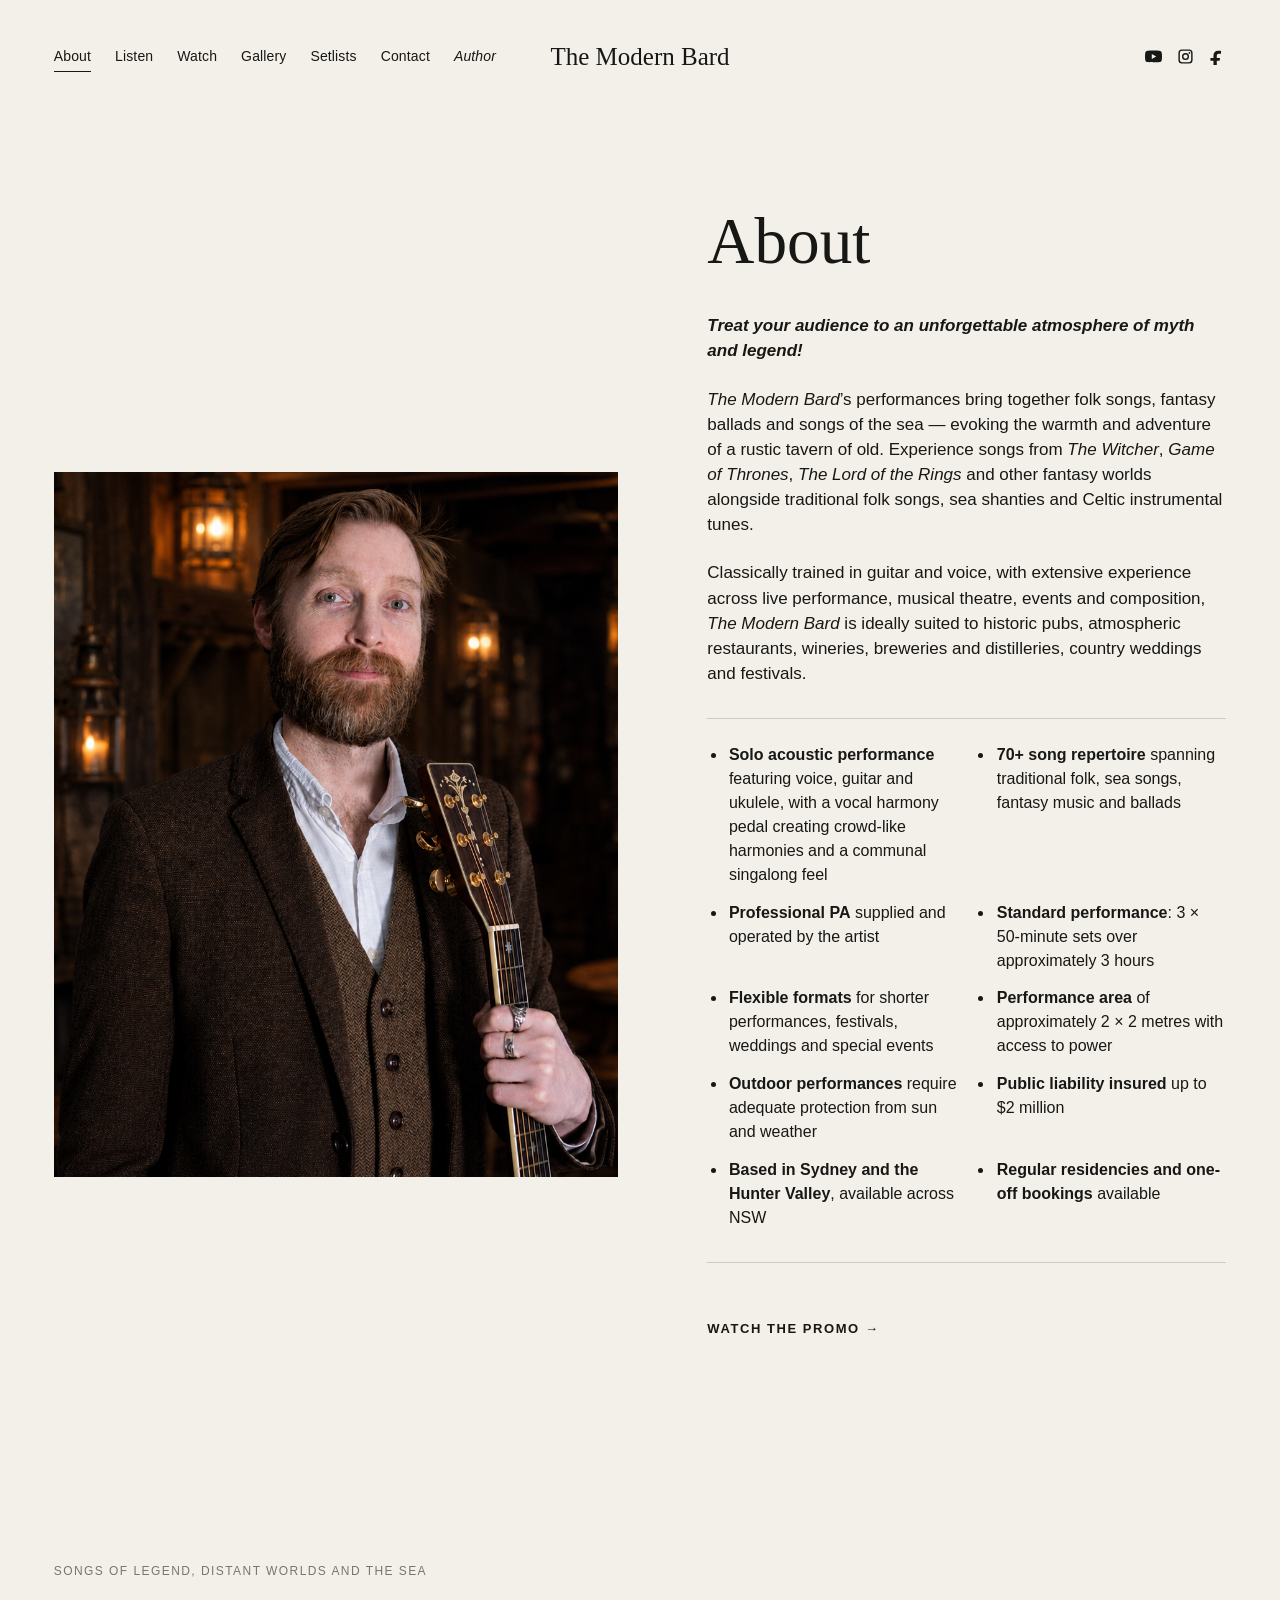
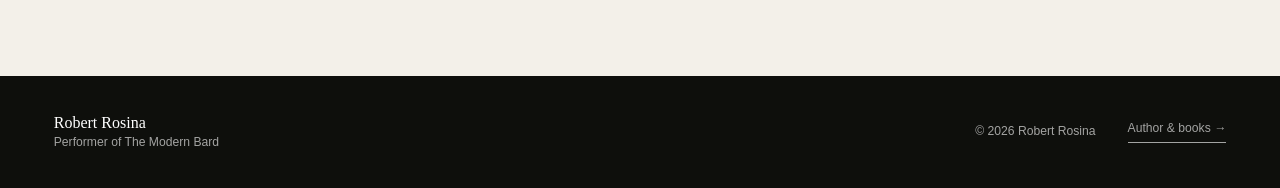
<file: about.html>
<!DOCTYPE html>

<html lang="en"><head><meta charset="utf-8"/><meta content="width=device-width, initial-scale=1" name="viewport"/><title>About — The Modern Bard</title><meta content="The Modern Bard performs folk songs, fantasy ballads, sea shanties and Celtic instrumentals, including songs from The Witcher, Game of Thrones and The Lord of the Rings." name="description"/><link href="assets/images/favicon.ico" rel="icon" sizes="any"/><link href="assets/images/favicon-32x32.png" rel="icon" sizes="32x32" type="image/png"/><link href="assets/images/favicon-16x16.png" rel="icon" sizes="16x16" type="image/png"/><link href="assets/images/favicon-192.png" rel="apple-touch-icon" sizes="192x192"/><link href="assets/css/site-v3.css" rel="stylesheet"/><style>
.about-details-list{
  display:grid;
  grid-template-columns:repeat(2,minmax(0,1fr));
  gap:.85rem 2.25rem;
  margin:2rem 0 0;
  padding:1.5rem 0 2rem 1.2rem;
  border-top:1px solid rgba(0,0,0,.16);
  border-bottom:1px solid rgba(0,0,0,.16);
}
.about-details-list li{
  padding-left:.15rem;
  line-height:1.5;
}
@media (max-width:720px){
  .about-details-list{
    grid-template-columns:1fr;
    gap:.7rem;
  }
}
.about-copy-block .about-film-return{
  margin:0 !important;
  padding-top:52px;
}
.about-copy-block .about-film-return a{
  border-bottom:0 !important;
  padding-bottom:0 !important;
  font-family:Arial, Helvetica, sans-serif;
  font-size:13px;
  font-weight:600;
  font-stretch:normal;
  letter-spacing:.12em;
  line-height:1.35;
}
</style></head><body class="interior-page"><header class="site-header" data-header="">
<a class="skip-link" href="#main">Skip to content</a>
<nav aria-label="Primary navigation" class="nav-left"><a class="active" href="about.html">About</a><a href="listen.html">Listen</a><a href="watch.html">Watch</a><a href="gallery.html">Gallery</a><a href="setlists.html">Setlists</a><a href="contact.html">Contact</a><a class="network-author-link" href="https://robertrosina.com.au/">Author</a></nav>
<a aria-label="The Modern Bard home" class="brand" href="index.html">The Modern Bard</a>
<div aria-label="Social links" class="nav-social">
<a aria-label="YouTube" href="https://www.youtube.com/@themodernbard" rel="noopener noreferrer" target="_blank" title="YouTube"><svg viewbox="0 0 24 24"><path d="M23.5 6.2a3 3 0 0 0-2.1-2.1C19.5 3.6 12 3.6 12 3.6s-7.5 0-9.4.5A3 3 0 0 0 .5 6.2 31 31 0 0 0 0 12a31 31 0 0 0 .5 5.8 3 3 0 0 0 2.1 2.1c1.9.5 9.4.5 9.4.5s7.5 0 9.4-.5a3 3 0 0 0 2.1-2.1A31 31 0 0 0 24 12a31 31 0 0 0-.5-5.8ZM9.6 15.6V8.4L15.8 12l-6.2 3.6Z"></path></svg></a>
<a aria-label="Instagram" href="https://www.instagram.com/themodernbard/" rel="noopener noreferrer" target="_blank" title="Instagram"><svg viewbox="0 0 24 24"><path d="M7 2h10a5 5 0 0 1 5 5v10a5 5 0 0 1-5 5H7a5 5 0 0 1-5-5V7a5 5 0 0 1 5-5Zm0 2a3 3 0 0 0-3 3v10a3 3 0 0 0 3 3h10a3 3 0 0 0 3-3V7a3 3 0 0 0-3-3H7Zm5 3a5 5 0 1 1 0 10 5 5 0 0 1 0-10Zm0 2a3 3 0 1 0 0 6 3 3 0 0 0 0-6Zm5.5-3.3a1.2 1.2 0 1 1 0 2.4 1.2 1.2 0 0 1 0-2.4Z"></path></svg></a>
<a aria-label="Facebook" href="https://www.facebook.com/themodernbard/" rel="noopener noreferrer" target="_blank" title="Facebook"><svg viewbox="0 0 24 24"><path d="M14 8h3V4.2c-.5-.1-2.2-.2-4.1-.2C9 4 6.3 6.4 6.3 10.8V14H2v4h4.3v6H11v-6h4l.6-4H11v-2.8C11 9.9 11.4 8 14 8Z"></path></svg></a>
</div>
<button aria-expanded="false" aria-label="Open menu" class="menu-toggle" type="button"><span></span><span></span></button>
<div class="mobile-menu"><a class="network-home-link" href="https://robertrosina.com.au/">Robert Rosina</a><a class="active" href="about.html">About</a><a href="listen.html">Listen</a><a href="watch.html">Watch</a><a href="gallery.html">Gallery</a><a href="setlists.html">Setlists</a><a href="contact.html">Contact</a><a class="network-author-link" href="https://robertrosina.com.au/">Author</a></div>
</header><main class="page-main about-page" id="main">
<section class="section section-paper about-row about-row-manifesto">
<figure class="about-image fade-up">
<img alt="Robert Rosina in brown tweed holding an acoustic guitar in a warm tavern setting" src="assets/images/robert-rosina-modern-bard-tavern-portrait.png"/>
</figure>
<div class="about-text about-copy-block fade-up"><h2>About</h2><p><strong><em>Treat your audience to an unforgettable atmosphere of myth and legend!</em></strong></p><p><em>The Modern Bard</em>’s performances bring together folk songs, fantasy ballads and songs of the sea — evoking the warmth and adventure of a rustic tavern of old. Experience songs from <em>The Witcher</em>, <em>Game of Thrones</em>, <em>The Lord of the Rings</em> and other fantasy worlds alongside traditional folk songs, sea shanties and Celtic instrumental tunes.</p><p>Classically trained in guitar and voice, with extensive experience across live performance, musical theatre, events and composition, <em>The Modern Bard</em> is ideally suited to historic pubs, atmospheric restaurants, wineries, breweries and distilleries, country weddings and festivals.</p><ul aria-label="Performance and booking details" class="about-details-list"><li><strong>Solo acoustic performance</strong> featuring voice, guitar and ukulele, with a vocal harmony pedal creating crowd-like harmonies and a communal singalong feel</li><li><strong>70+ song repertoire</strong> spanning traditional folk, sea songs, fantasy music and ballads</li><li><strong>Professional PA</strong> supplied and operated by the artist</li><li><strong>Standard performance</strong>: 3 × 50-minute sets over approximately 3 hours</li><li><strong>Flexible formats</strong> for shorter performances, festivals, weddings and special events</li><li><strong>Performance area</strong> of approximately 2 × 2 metres with access to power</li><li><strong>Outdoor performances</strong> require adequate protection from sun and weather</li><li><strong>Public liability insured</strong> up to $2 million</li><li><strong>Based in Sydney and the Hunter Valley</strong>, available across NSW</li><li><strong>Regular residencies and one-off bookings</strong> available</li></ul><p class="about-film-return"><a href="index.html?film=open">Watch the promo →</a></p></div>
<p class="about-kicker">Songs of legend, distant worlds and the sea</p>
</section>
</main><footer class="site-footer"><div class="footer-grid"><div><strong>Robert Rosina</strong><span>Performer of The Modern Bard</span></div><p>© 2026 Robert Rosina</p><a class="footer-author-link" href="https://robertrosina.com.au/">Author &amp; books →</a></div></footer><script src="assets/js/site.js"></script></body></html>
</file>
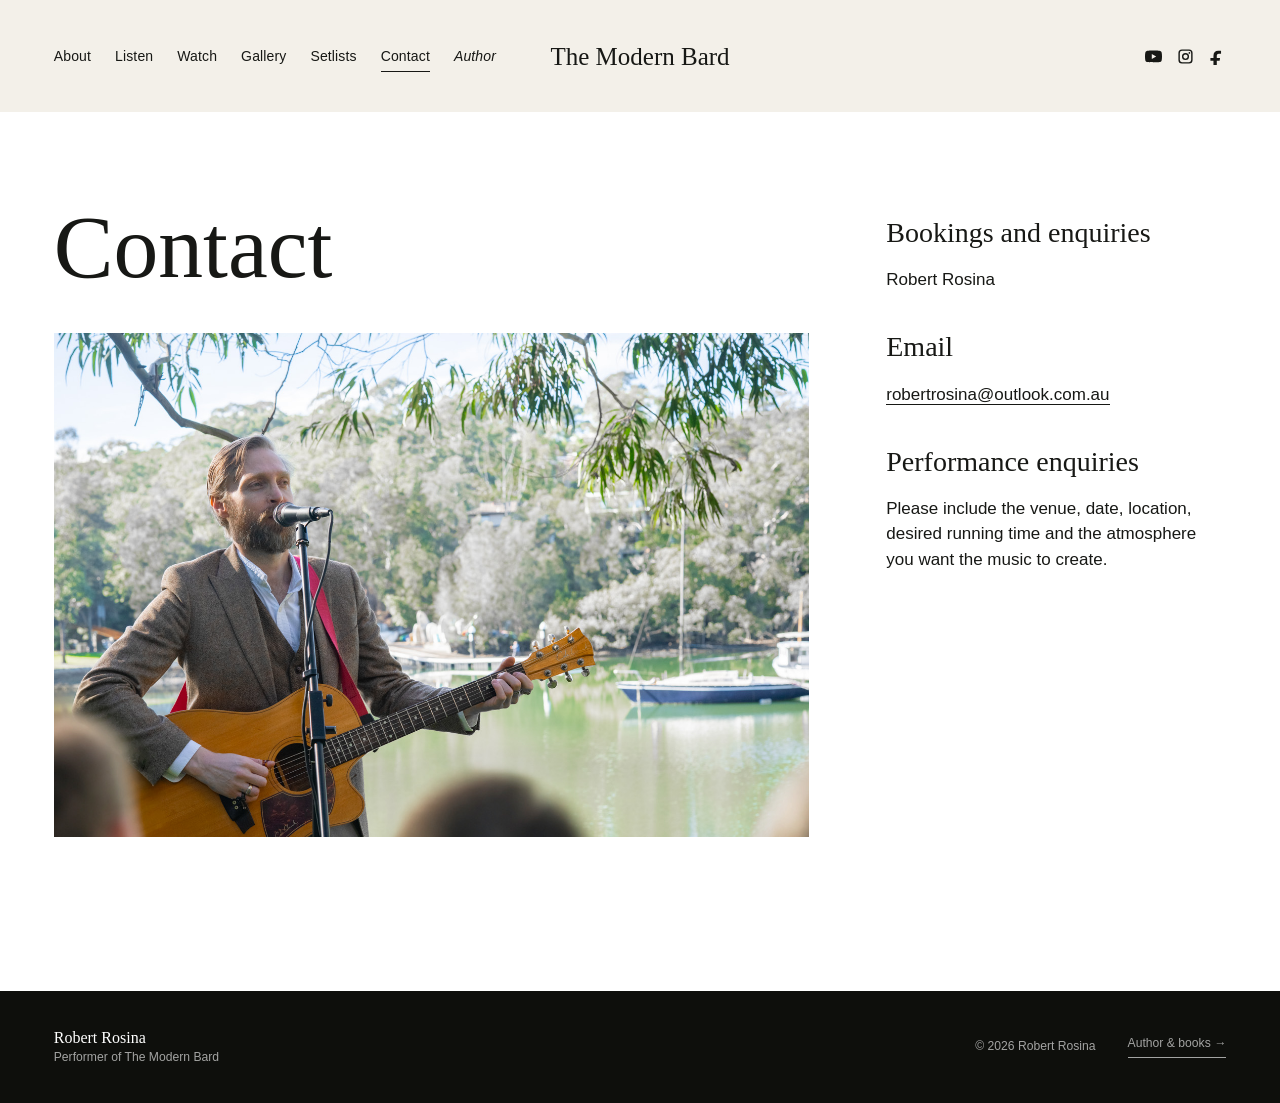
<file: contact.html>
<!DOCTYPE html>

<html lang="en"><head><meta charset="utf-8"/><meta content="width=device-width, initial-scale=1" name="viewport"/><title>Contact — The Modern Bard</title><meta content="Booking contact for Robert Rosina, The Modern Bard." name="description"/><link href="assets/images/favicon.ico" rel="icon" sizes="any"/><link href="assets/images/favicon-32x32.png" rel="icon" sizes="32x32" type="image/png"/><link href="assets/images/favicon-16x16.png" rel="icon" sizes="16x16" type="image/png"/><link href="assets/images/favicon-192.png" rel="apple-touch-icon" sizes="192x192"/><link href="assets/css/site-v3.css" rel="stylesheet"/></head><body class="interior-page"><header class="site-header" data-header="">
<a class="skip-link" href="#main">Skip to content</a>
<nav aria-label="Primary navigation" class="nav-left"><a href="about.html">About</a><a href="listen.html">Listen</a><a href="watch.html">Watch</a><a href="gallery.html">Gallery</a><a href="setlists.html">Setlists</a><a class="active" href="contact.html">Contact</a><a class="network-author-link" href="https://robertrosina.com.au/">Author</a></nav>
<a aria-label="The Modern Bard home" class="brand" href="index.html">The Modern Bard</a>
<div aria-label="Social links" class="nav-social">
<a aria-label="YouTube" href="https://www.youtube.com/@themodernbard" rel="noopener noreferrer" target="_blank" title="YouTube"><svg viewbox="0 0 24 24"><path d="M23.5 6.2a3 3 0 0 0-2.1-2.1C19.5 3.6 12 3.6 12 3.6s-7.5 0-9.4.5A3 3 0 0 0 .5 6.2 31 31 0 0 0 0 12a31 31 0 0 0 .5 5.8 3 3 0 0 0 2.1 2.1c1.9.5 9.4.5 9.4.5s7.5 0 9.4-.5a3 3 0 0 0 2.1-2.1A31 31 0 0 0 24 12a31 31 0 0 0-.5-5.8ZM9.6 15.6V8.4L15.8 12l-6.2 3.6Z"></path></svg></a>
<a aria-label="Instagram" href="https://www.instagram.com/themodernbard/" rel="noopener noreferrer" target="_blank" title="Instagram"><svg viewbox="0 0 24 24"><path d="M7 2h10a5 5 0 0 1 5 5v10a5 5 0 0 1-5 5H7a5 5 0 0 1-5-5V7a5 5 0 0 1 5-5Zm0 2a3 3 0 0 0-3 3v10a3 3 0 0 0 3 3h10a3 3 0 0 0 3-3V7a3 3 0 0 0-3-3H7Zm5 3a5 5 0 1 1 0 10 5 5 0 0 1 0-10Zm0 2a3 3 0 1 0 0 6 3 3 0 0 0 0-6Zm5.5-3.3a1.2 1.2 0 1 1 0 2.4 1.2 1.2 0 0 1 0-2.4Z"></path></svg></a>
<a aria-label="Facebook" href="https://www.facebook.com/themodernbard/" rel="noopener noreferrer" target="_blank" title="Facebook"><svg viewbox="0 0 24 24"><path d="M14 8h3V4.2c-.5-.1-2.2-.2-4.1-.2C9 4 6.3 6.4 6.3 10.8V14H2v4h4.3v6H11v-6h4l.6-4H11v-2.8C11 9.9 11.4 8 14 8Z"></path></svg></a>
</div>
<button aria-expanded="false" aria-label="Open menu" class="menu-toggle" type="button"><span></span><span></span></button>
<div class="mobile-menu"><a class="network-home-link" href="https://robertrosina.com.au/">Robert Rosina</a><a href="about.html">About</a><a href="listen.html">Listen</a><a href="watch.html">Watch</a><a href="gallery.html">Gallery</a><a href="setlists.html">Setlists</a><a class="active" href="contact.html">Contact</a><a class="network-author-link" href="https://robertrosina.com.au/">Author</a></div>
</header><main class="contact-main" id="main"><div class="contact-inner fade-up"><div class="contact-grid"><div class="contact-visual"><h1 class="contact-heading">Contact</h1><figure class="contact-image"><img alt="Robert Rosina performing as The Modern Bard beside the water with acoustic guitar and microphone" src="assets/images/robert-rosina-modern-bard-waterfront-performance.jpg"/></figure></div><div class="contact-copy"><h2>Bookings and enquiries</h2><p>Robert Rosina</p><h2>Email</h2><p><a href="mailto:robertrosina@outlook.com.au">robertrosina@outlook.com.au</a></p><h2>Performance enquiries</h2><p>Please include the venue, date, location, desired running time and the atmosphere you want the music to create.</p></div></div></div></main><footer class="site-footer"><div class="footer-grid"><div><strong>Robert Rosina</strong><span>Performer of The Modern Bard</span></div><p>© 2026 Robert Rosina</p><a class="footer-author-link" href="https://robertrosina.com.au/">Author &amp; books →</a></div></footer><script src="assets/js/site.js"></script></body></html>
</file>
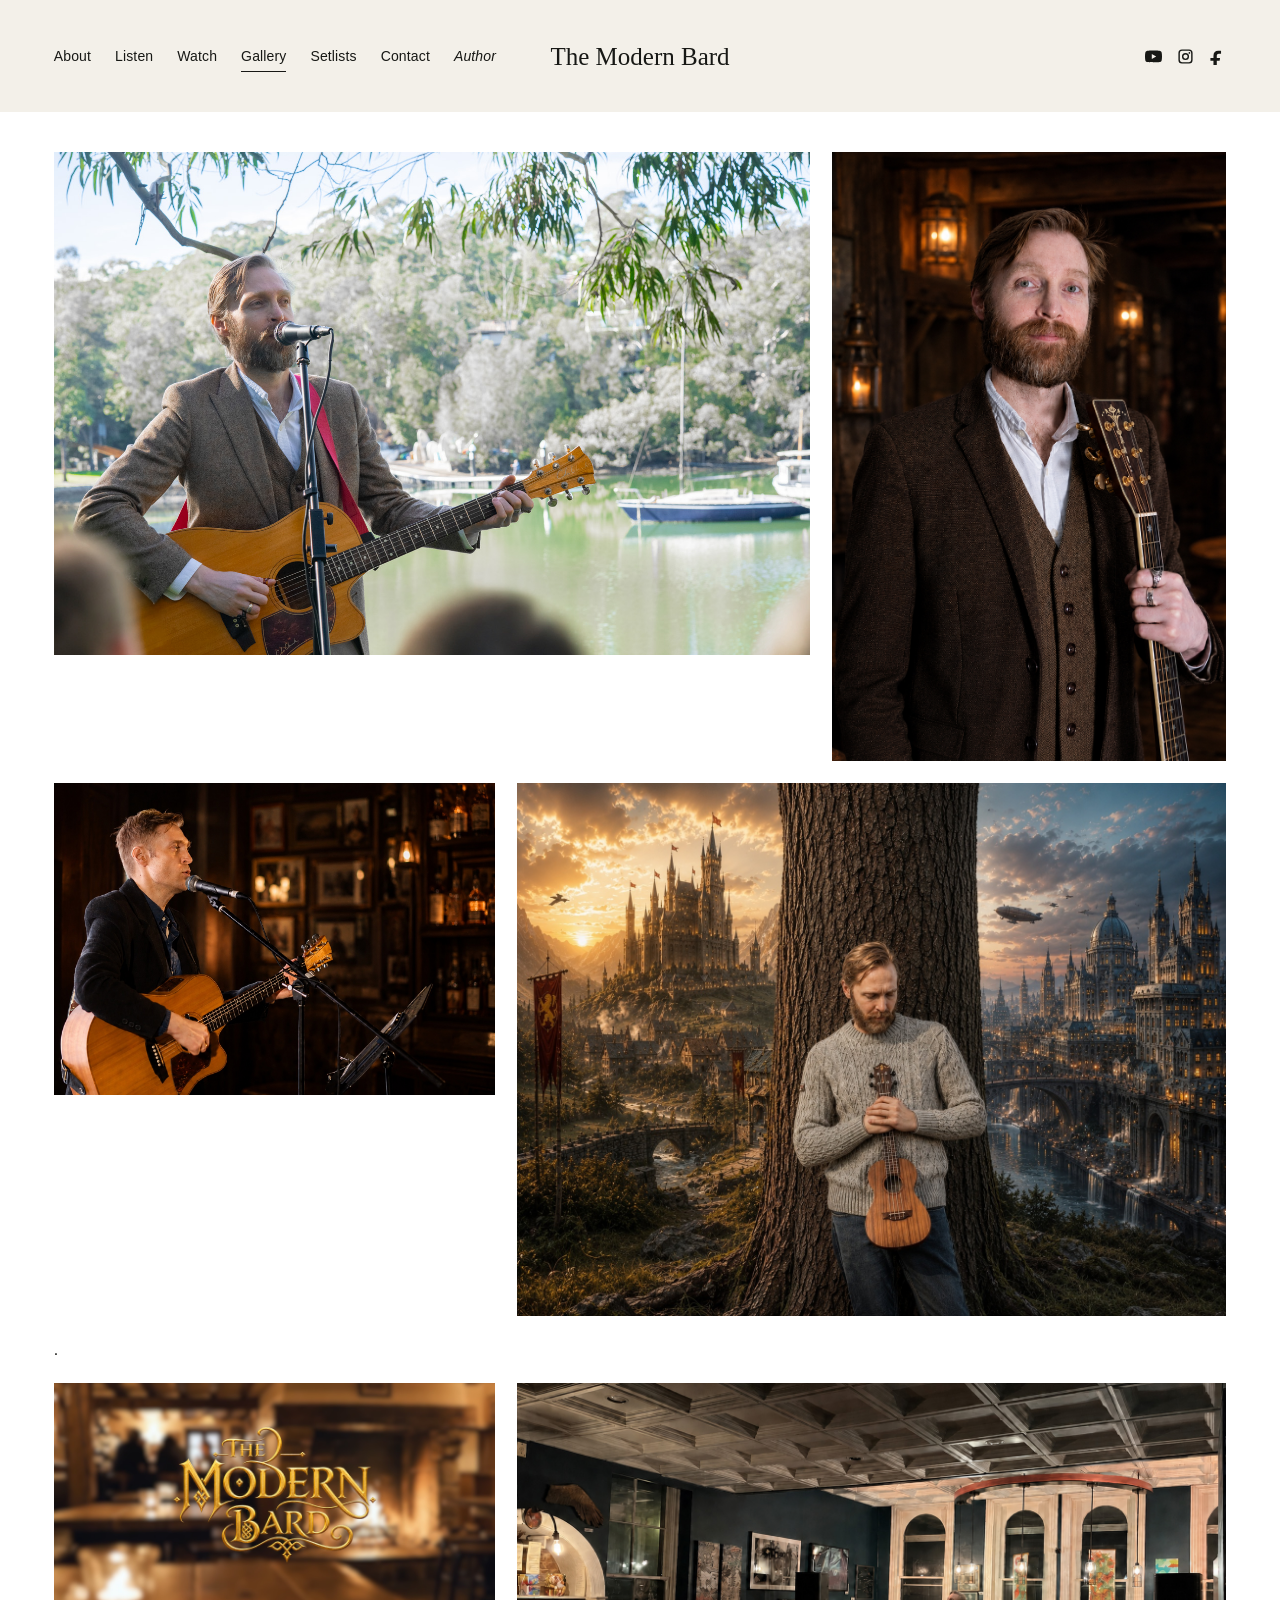
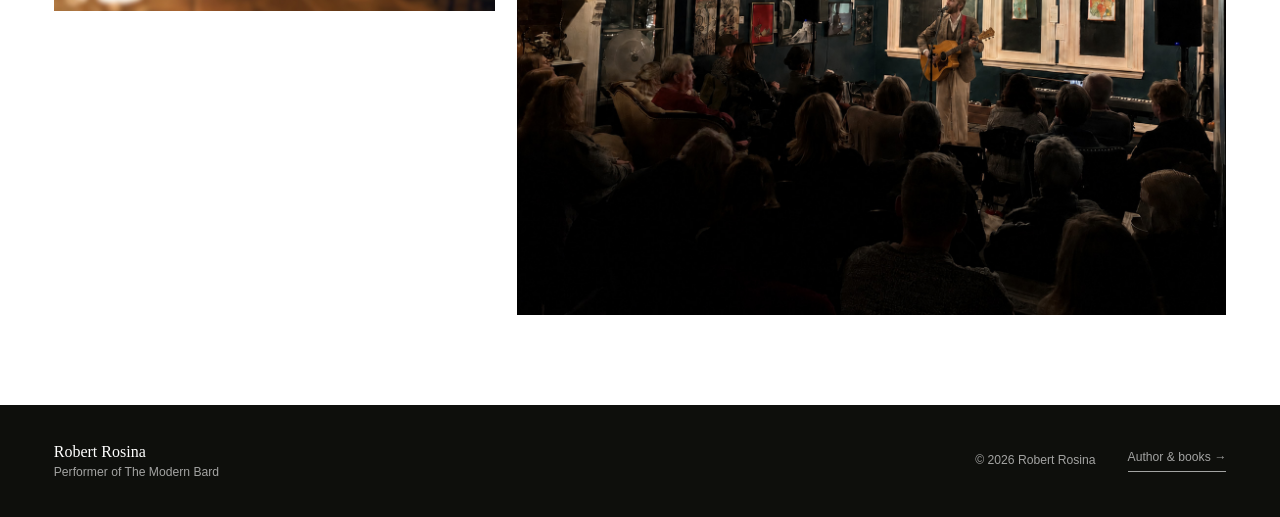
<file: gallery.html>
<!DOCTYPE html>

<html lang="en"><head><meta charset="utf-8"/><meta content="width=device-width, initial-scale=1" name="viewport"/><title>Gallery — The Modern Bard</title><meta content="Gallery for The Modern Bard." name="description"/><link href="assets/images/favicon.ico" rel="icon" sizes="any"/><link href="assets/images/favicon-32x32.png" rel="icon" sizes="32x32" type="image/png"/><link href="assets/images/favicon-16x16.png" rel="icon" sizes="16x16" type="image/png"/><link href="assets/images/favicon-192.png" rel="apple-touch-icon" sizes="192x192"/><link href="assets/css/site-v3.css" rel="stylesheet"/></head><body class="interior-page"><header class="site-header" data-header="">
<a class="skip-link" href="#main">Skip to content</a>
<nav aria-label="Primary navigation" class="nav-left"><a href="about.html">About</a><a href="listen.html">Listen</a><a href="watch.html">Watch</a><a class="active" href="gallery.html">Gallery</a><a href="setlists.html">Setlists</a><a href="contact.html">Contact</a><a class="network-author-link" href="https://robertrosina.com.au/">Author</a></nav>
<a aria-label="The Modern Bard home" class="brand" href="index.html">The Modern Bard</a>
<div aria-label="Social links" class="nav-social">
<a aria-label="YouTube" href="https://www.youtube.com/@themodernbard" rel="noopener noreferrer" target="_blank" title="YouTube"><svg viewbox="0 0 24 24"><path d="M23.5 6.2a3 3 0 0 0-2.1-2.1C19.5 3.6 12 3.6 12 3.6s-7.5 0-9.4.5A3 3 0 0 0 .5 6.2 31 31 0 0 0 0 12a31 31 0 0 0 .5 5.8 3 3 0 0 0 2.1 2.1c1.9.5 9.4.5 9.4.5s7.5 0 9.4-.5a3 3 0 0 0 2.1-2.1A31 31 0 0 0 24 12a31 31 0 0 0-.5-5.8ZM9.6 15.6V8.4L15.8 12l-6.2 3.6Z"></path></svg></a>
<a aria-label="Instagram" href="https://www.instagram.com/themodernbard/" rel="noopener noreferrer" target="_blank" title="Instagram"><svg viewbox="0 0 24 24"><path d="M7 2h10a5 5 0 0 1 5 5v10a5 5 0 0 1-5 5H7a5 5 0 0 1-5-5V7a5 5 0 0 1 5-5Zm0 2a3 3 0 0 0-3 3v10a3 3 0 0 0 3 3h10a3 3 0 0 0 3-3V7a3 3 0 0 0-3-3H7Zm5 3a5 5 0 1 1 0 10 5 5 0 0 1 0-10Zm0 2a3 3 0 1 0 0 6 3 3 0 0 0 0-6Zm5.5-3.3a1.2 1.2 0 1 1 0 2.4 1.2 1.2 0 0 1 0-2.4Z"></path></svg></a>
<a aria-label="Facebook" href="https://www.facebook.com/themodernbard/" rel="noopener noreferrer" target="_blank" title="Facebook"><svg viewbox="0 0 24 24"><path d="M14 8h3V4.2c-.5-.1-2.2-.2-4.1-.2C9 4 6.3 6.4 6.3 10.8V14H2v4h4.3v6H11v-6h4l.6-4H11v-2.8C11 9.9 11.4 8 14 8Z"></path></svg></a>
</div>
<button aria-expanded="false" aria-label="Open menu" class="menu-toggle" type="button"><span></span><span></span></button>
<div class="mobile-menu"><a class="network-home-link" href="https://robertrosina.com.au/">Robert Rosina</a><a href="about.html">About</a><a href="listen.html">Listen</a><a href="watch.html">Watch</a><a class="active" href="gallery.html">Gallery</a><a href="setlists.html">Setlists</a><a href="contact.html">Contact</a><a class="network-author-link" href="https://robertrosina.com.au/">Author</a></div>
</header><main class="page-main gallery-page" id="main">
<section aria-label="The Modern Bard photo gallery" class="gallery-editorial">
<div class="gallery-row gallery-row-opening">
<figure class="gallery-item fade-up"><img alt="Robert Rosina singing into a microphone with acoustic guitar beside the water" loading="eager" src="assets/images/robert-rosina-modern-bard-waterfront-performance.jpg"/></figure>
<figure class="gallery-item fade-up"><img alt="Robert Rosina in brown tweed holding an acoustic guitar in a warm tavern setting" loading="lazy" src="assets/images/robert-rosina-modern-bard-tavern-portrait.png"/></figure>
</div>
<div class="gallery-row gallery-row-live">
<figure class="gallery-item fade-up"><img alt="Robert Rosina performing live with acoustic guitar and microphone" loading="lazy" src="assets/images/robert-rosina-modern-bard-live-performance.jpg"/></figure>
<figure class="gallery-item concept-portrait fade-up"><img alt="Robert Rosina standing between an imagined medieval landscape and a modern mythic city" loading="lazy" src="assets/images/robert-rosina-modern-bard-splash.jpg"/></figure></div>.
	 <div class="gallery-row gallery-row-live">
<figure class="gallery-item concept-portrait fade-up"><img alt="Robert Rosina at speakeasy" loading="lazy" src="assets/images/splash-modern-bard.jpg"/></figure>
<figure class="gallery-item concept-portrait fade-up"><img alt="Robert Rosina at speakeasy" loading="lazy" src="assets/images/robert-rosina-modern-bard-speakeasy-performance.jpg"/></figure>
</div>
</section>
</main><footer class="site-footer"><div class="footer-grid"><div><strong>Robert Rosina</strong><span>Performer of The Modern Bard</span></div><p>© 2026 Robert Rosina</p><a class="footer-author-link" href="https://robertrosina.com.au/">Author &amp; books →</a></div></footer><script src="assets/js/site.js"></script></body></html>
</file>
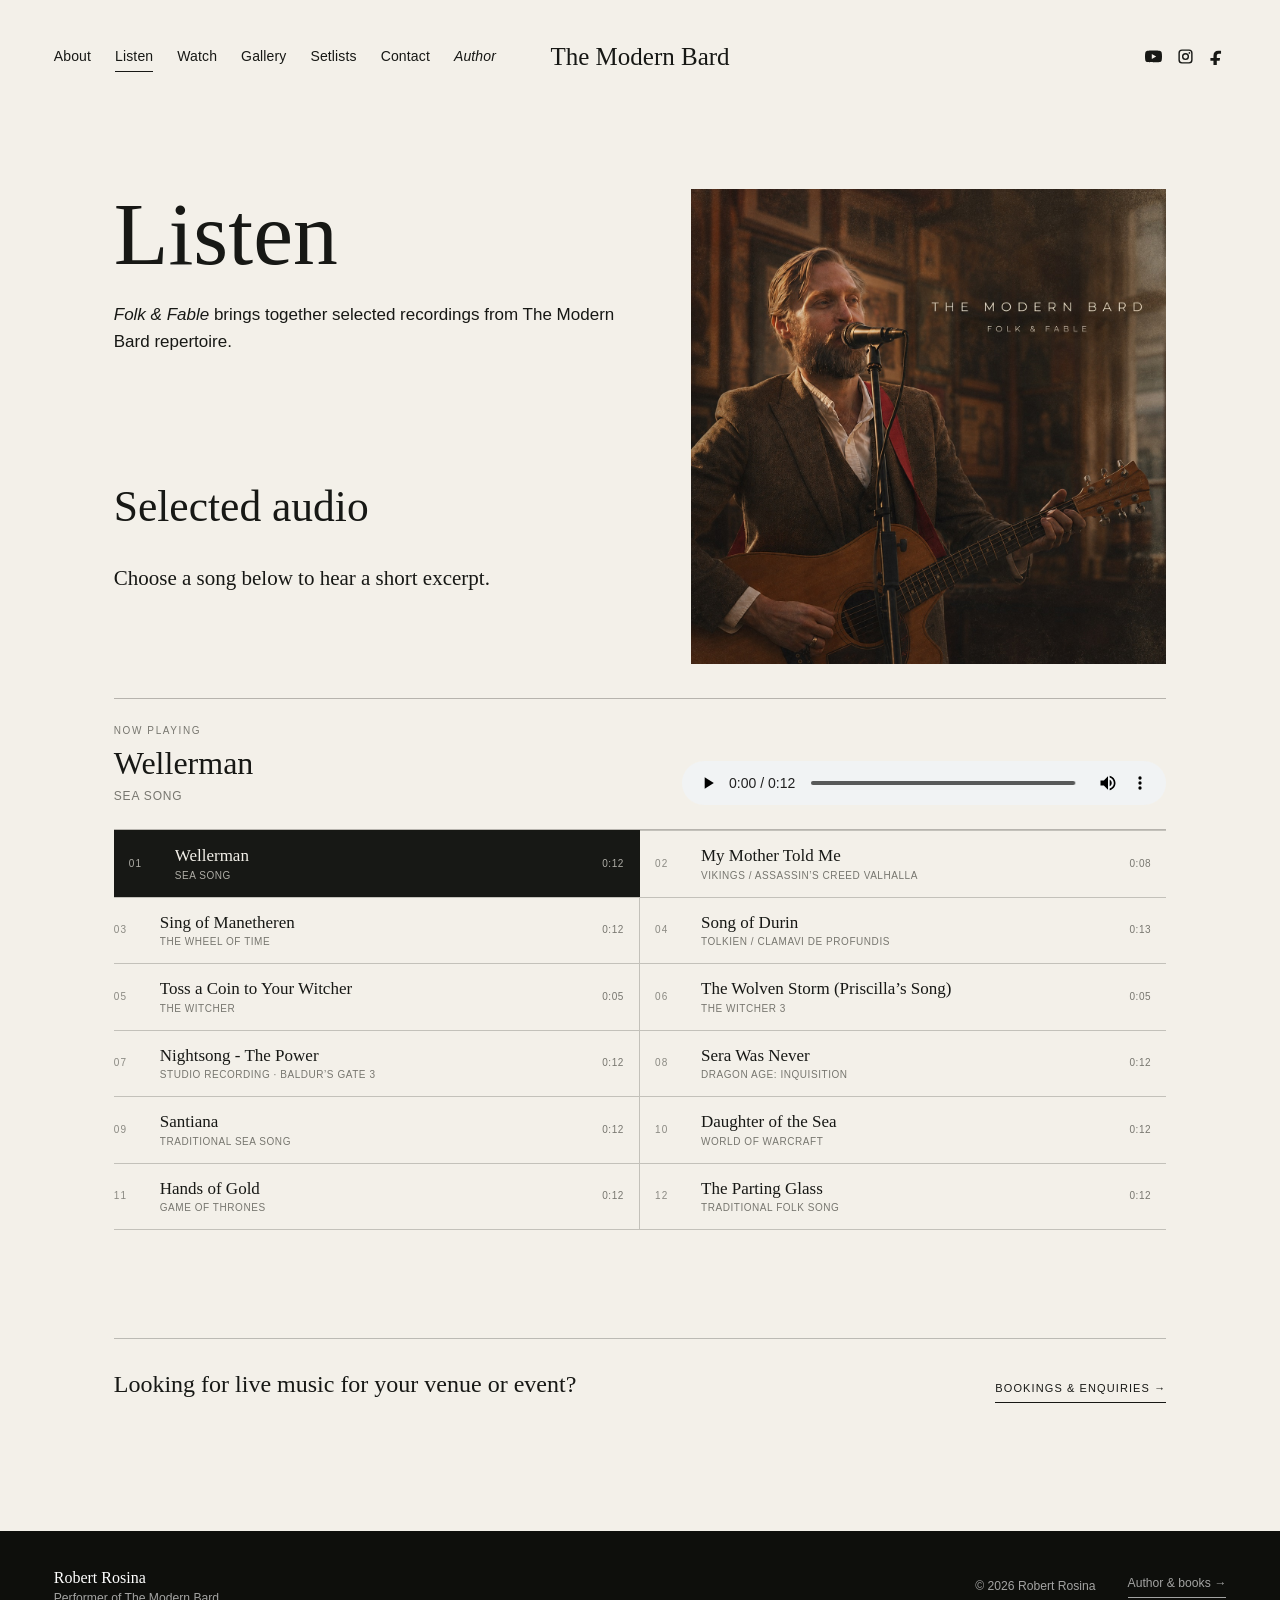
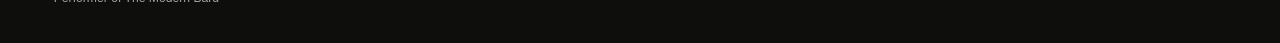
<file: listen.html>
<!DOCTYPE html>

<html lang="en"><head><meta charset="utf-8"/><meta content="width=device-width, initial-scale=1" name="viewport"/><title>Listen — The Modern Bard</title><meta content="Listen to selected recordings and audio excerpts from The Modern Bard repertoire." name="description"/><link href="assets/images/favicon.ico" rel="icon" sizes="any"/><link href="assets/images/favicon-32x32.png" rel="icon" sizes="32x32" type="image/png"/><link href="assets/images/favicon-16x16.png" rel="icon" sizes="16x16" type="image/png"/><link href="assets/images/favicon-192.png" rel="apple-touch-icon" sizes="192x192"/><link href="assets/css/site-v3.css" rel="stylesheet"/><style>
/* Listen page artwork layout only. Header/navigation sizing is inherited unchanged. */
.listen-top-grid {
  display: grid;
  grid-template-columns: minmax(0, 1fr) 475px;
  gap: clamp(2.5rem, 5vw, 5rem);
  align-items: start;
}
.listen-top-copy {
  min-width: 0;
}
.listen-selected-heading {
  margin-top: clamp(5rem, 10vw, 9rem);
}
.listen-album-cover {
  margin: 0;
  width: 475px;
  max-width: 100%;
  justify-self: end;
}
.listen-album-cover img {
  display: block;
  width: 100%;
  height: auto;
}
@media (max-width: 1180px) {
  .listen-top-grid {
    grid-template-columns: minmax(0, 1fr) minmax(420px, 52vw);
  }
  .listen-album-cover {
    width: 100%;
  }
}
@media (max-width: 900px) {
  .listen-top-grid {
    grid-template-columns: 1fr;
  }
  .listen-selected-heading {
    margin-top: 3rem;
  }
  .listen-album-cover {
    justify-self: start;
    width: min(475px, 100%);
  }
}
</style></head><body class="interior-page live-repertoire-page single-repertoire-page"><header class="site-header" data-header="">
<a class="skip-link" href="#main">Skip to content</a>
<nav aria-label="Primary navigation" class="nav-left"><a href="about.html">About</a><a class="active" href="listen.html">Listen</a><a href="watch.html">Watch</a><a href="gallery.html">Gallery</a><a href="setlists.html">Setlists</a><a href="contact.html">Contact</a><a class="network-author-link" href="https://robertrosina.com.au/">Author</a></nav>
<a aria-label="The Modern Bard home" class="brand" href="index.html">The Modern Bard</a>
<div aria-label="Social links" class="nav-social">
<a aria-label="YouTube" href="https://www.youtube.com/@themodernbard" rel="noopener noreferrer" target="_blank" title="YouTube"><svg viewbox="0 0 24 24"><path d="M23.5 6.2a3 3 0 0 0-2.1-2.1C19.5 3.6 12 3.6 12 3.6s-7.5 0-9.4.5A3 3 0 0 0 .5 6.2 31 31 0 0 0 0 12a31 31 0 0 0 .5 5.8 3 3 0 0 0 2.1 2.1c1.9.5 9.4.5 9.4.5s7.5 0 9.4-.5a3 3 0 0 0 2.1-2.1A31 31 0 0 0 24 12a31 31 0 0 0-.5-5.8ZM9.6 15.6V8.4L15.8 12l-6.2 3.6Z"></path></svg></a>
<a aria-label="Instagram" href="https://www.instagram.com/themodernbard/" rel="noopener noreferrer" target="_blank" title="Instagram"><svg viewbox="0 0 24 24"><path d="M7 2h10a5 5 0 0 1 5 5v10a5 5 0 0 1-5 5H7a5 5 0 0 1-5-5V7a5 5 0 0 1 5-5Zm0 2a3 3 0 0 0-3 3v10a3 3 0 0 0 3 3h10a3 3 0 0 0 3-3V7a3 3 0 0 0-3-3H7Zm5 3a5 5 0 1 1 0 10 5 5 0 0 1 0-10Zm0 2a3 3 0 1 0 0 6 3 3 0 0 0 0-6Zm5.5-3.3a1.2 1.2 0 1 1 0 2.4 1.2 1.2 0 0 1 0-2.4Z"></path></svg></a>
<a aria-label="Facebook" href="https://www.facebook.com/themodernbard/" rel="noopener noreferrer" target="_blank" title="Facebook"><svg viewbox="0 0 24 24"><path d="M14 8h3V4.2c-.5-.1-2.2-.2-4.1-.2C9 4 6.3 6.4 6.3 10.8V14H2v4h4.3v6H11v-6h4l.6-4H11v-2.8C11 9.9 11.4 8 14 8Z"></path></svg></a>
</div>
<button aria-expanded="false" aria-label="Open menu" class="menu-toggle" type="button"><span></span><span></span></button>
<div class="mobile-menu"><a class="network-home-link" href="https://robertrosina.com.au/">Robert Rosina</a><a href="about.html">About</a><a class="active" href="listen.html">Listen</a><a href="watch.html">Watch</a><a href="gallery.html">Gallery</a><a href="setlists.html">Setlists</a><a href="contact.html">Contact</a><a class="network-author-link" href="https://robertrosina.com.au/">Author</a></div>
</header><main class="page-main repertoire-page tavern-page" id="main"><div class="repertoire-wrap fade-up">
<section aria-labelledby="listen-heading" class="repertoire-section full-repertoire-section listen-top-grid">
  <div class="listen-top-copy">
    <div class="listen-page-intro-copy">
      <h1 class="agenda-title" id="listen-heading">Listen</h1>
      <p class="repertoire-intro"><em>Folk &amp; Fable</em> brings together selected recordings from The Modern Bard repertoire.</p>
    </div>
    <div class="listen-selected-heading">
      <h2 class="repertoire-heading" id="selected-audio-heading">Selected audio</h2>
      <p class="snippet-intro">Choose a song below to hear a short excerpt.</p>
    </div>
  </div>
  <figure class="listen-album-cover"><img alt="Folk &amp; Fable album cover by The Modern Bard" src="assets/images/folk-and-fable-album-cover.jpg"/></figure>
</section>
<section aria-labelledby="selected-audio-heading" class="listen-section selected-excerpts" id="selected-excerpts"><div class="audio-library-player"><div aria-live="polite" class="audio-library-now-playing"><span class="audio-library-eyebrow">Now playing</span><h3 id="audioTrackTitle">Wellerman</h3><p id="audioTrackMeta">Sea song</p></div><audio controls="" id="audioLibraryPlayer" preload="metadata" src="assets/media/wellerman.mp3"></audio></div><div aria-label="Audio excerpts" class="audio-track-list" role="list"><button aria-pressed="true" class="audio-track-button active" data-audio-meta="Sea song" data-audio-src="assets/media/wellerman.mp3" data-audio-title="Wellerman" role="listitem" type="button"><span class="audio-track-number">01</span><span class="audio-track-copy"><strong>Wellerman</strong><span>Sea song</span></span><span class="audio-track-duration">0:12</span></button><button aria-pressed="false" class="audio-track-button" data-audio-meta="Vikings / Assassin’s Creed Valhalla" data-audio-src="assets/media/my-mother-told-me.mp3" data-audio-title="My Mother Told Me" role="listitem" type="button"><span class="audio-track-number">02</span><span class="audio-track-copy"><strong>My Mother Told Me</strong><span>Vikings / Assassin’s Creed Valhalla</span></span><span class="audio-track-duration">0:08</span></button><button aria-pressed="false" class="audio-track-button" data-audio-meta="The Wheel of Time" data-audio-src="assets/media/sing-of-manetheren.mp3" data-audio-title="Sing of Manetheren" role="listitem" type="button"><span class="audio-track-number">03</span><span class="audio-track-copy"><strong>Sing of Manetheren</strong><span>The Wheel of Time</span></span><span class="audio-track-duration">0:12</span></button><button aria-pressed="false" class="audio-track-button" data-audio-meta="Tolkien / Clamavi de Profundis" data-audio-src="assets/media/song-of-durin.mp3" data-audio-title="Song of Durin" role="listitem" type="button"><span class="audio-track-number">04</span><span class="audio-track-copy"><strong>Song of Durin</strong><span>Tolkien / Clamavi de Profundis</span></span><span class="audio-track-duration">0:13</span></button><button aria-pressed="false" class="audio-track-button" data-audio-meta="The Witcher" data-audio-src="assets/media/toss-a-coin.mp3" data-audio-title="Toss a Coin to Your Witcher" role="listitem" type="button"><span class="audio-track-number">05</span><span class="audio-track-copy"><strong>Toss a Coin to Your Witcher</strong><span>The Witcher</span></span><span class="audio-track-duration">0:05</span></button><button aria-pressed="false" class="audio-track-button" data-audio-meta="The Witcher 3" data-audio-src="assets/media/the-wolven-storm.mp3" data-audio-title="The Wolven Storm (Priscilla’s Song)" role="listitem" type="button"><span class="audio-track-number">06</span><span class="audio-track-copy"><strong>The Wolven Storm (Priscilla’s Song)</strong><span>The Witcher 3</span></span><span class="audio-track-duration">0:05</span></button><button aria-pressed="false" class="audio-track-button" data-audio-meta="Studio recording · Baldur’s Gate 3" data-audio-src="assets/media/nightsong-the-power.mp3" data-audio-title="Nightsong - The Power" role="listitem" type="button"><span class="audio-track-number">07</span><span class="audio-track-copy"><strong>Nightsong - The Power</strong><span>Studio recording · Baldur’s Gate 3</span></span><span class="audio-track-duration">0:12</span></button><button aria-pressed="false" class="audio-track-button" data-audio-meta="Dragon Age: Inquisition" data-audio-src="assets/media/sera-was-never.mp3" data-audio-title="Sera Was Never" role="listitem" type="button"><span class="audio-track-number">08</span><span class="audio-track-copy"><strong>Sera Was Never</strong><span>Dragon Age: Inquisition</span></span><span class="audio-track-duration">0:12</span></button><button aria-pressed="false" class="audio-track-button" data-audio-meta="Traditional sea song" data-audio-src="assets/media/santiana.mp3" data-audio-title="Santiana" role="listitem" type="button"><span class="audio-track-number">09</span><span class="audio-track-copy"><strong>Santiana</strong><span>Traditional sea song</span></span><span class="audio-track-duration">0:12</span></button><button aria-pressed="false" class="audio-track-button" data-audio-meta="World of Warcraft" data-audio-src="assets/media/daughter-of-the-sea.mp3" data-audio-title="Daughter of the Sea" role="listitem" type="button"><span class="audio-track-number">10</span><span class="audio-track-copy"><strong>Daughter of the Sea</strong><span>World of Warcraft</span></span><span class="audio-track-duration">0:12</span></button><button aria-pressed="false" class="audio-track-button" data-audio-meta="Game of Thrones" data-audio-src="assets/media/hands-of-gold.mp3" data-audio-title="Hands of Gold" role="listitem" type="button"><span class="audio-track-number">11</span><span class="audio-track-copy"><strong>Hands of Gold</strong><span>Game of Thrones</span></span><span class="audio-track-duration">0:12</span></button><button aria-pressed="false" class="audio-track-button" data-audio-meta="Traditional folk song" data-audio-src="assets/media/the-parting-glass.mp3" data-audio-title="The Parting Glass" role="listitem" type="button"><span class="audio-track-number">12</span><span class="audio-track-copy"><strong>The Parting Glass</strong><span>Traditional folk song</span></span><span class="audio-track-duration">0:12</span></button></div></section><div class="booking-cta"><p>Looking for live music for your venue or event?</p><a href="contact.html">Bookings &amp; enquiries →</a></div></div></main><footer class="site-footer"><div class="footer-grid"><div><strong>Robert Rosina</strong><span>Performer of The Modern Bard</span></div><p>© 2026 Robert Rosina</p><a class="footer-author-link" href="https://robertrosina.com.au/">Author &amp; books →</a></div></footer><script src="assets/js/site.js"></script></body></html>
</file>
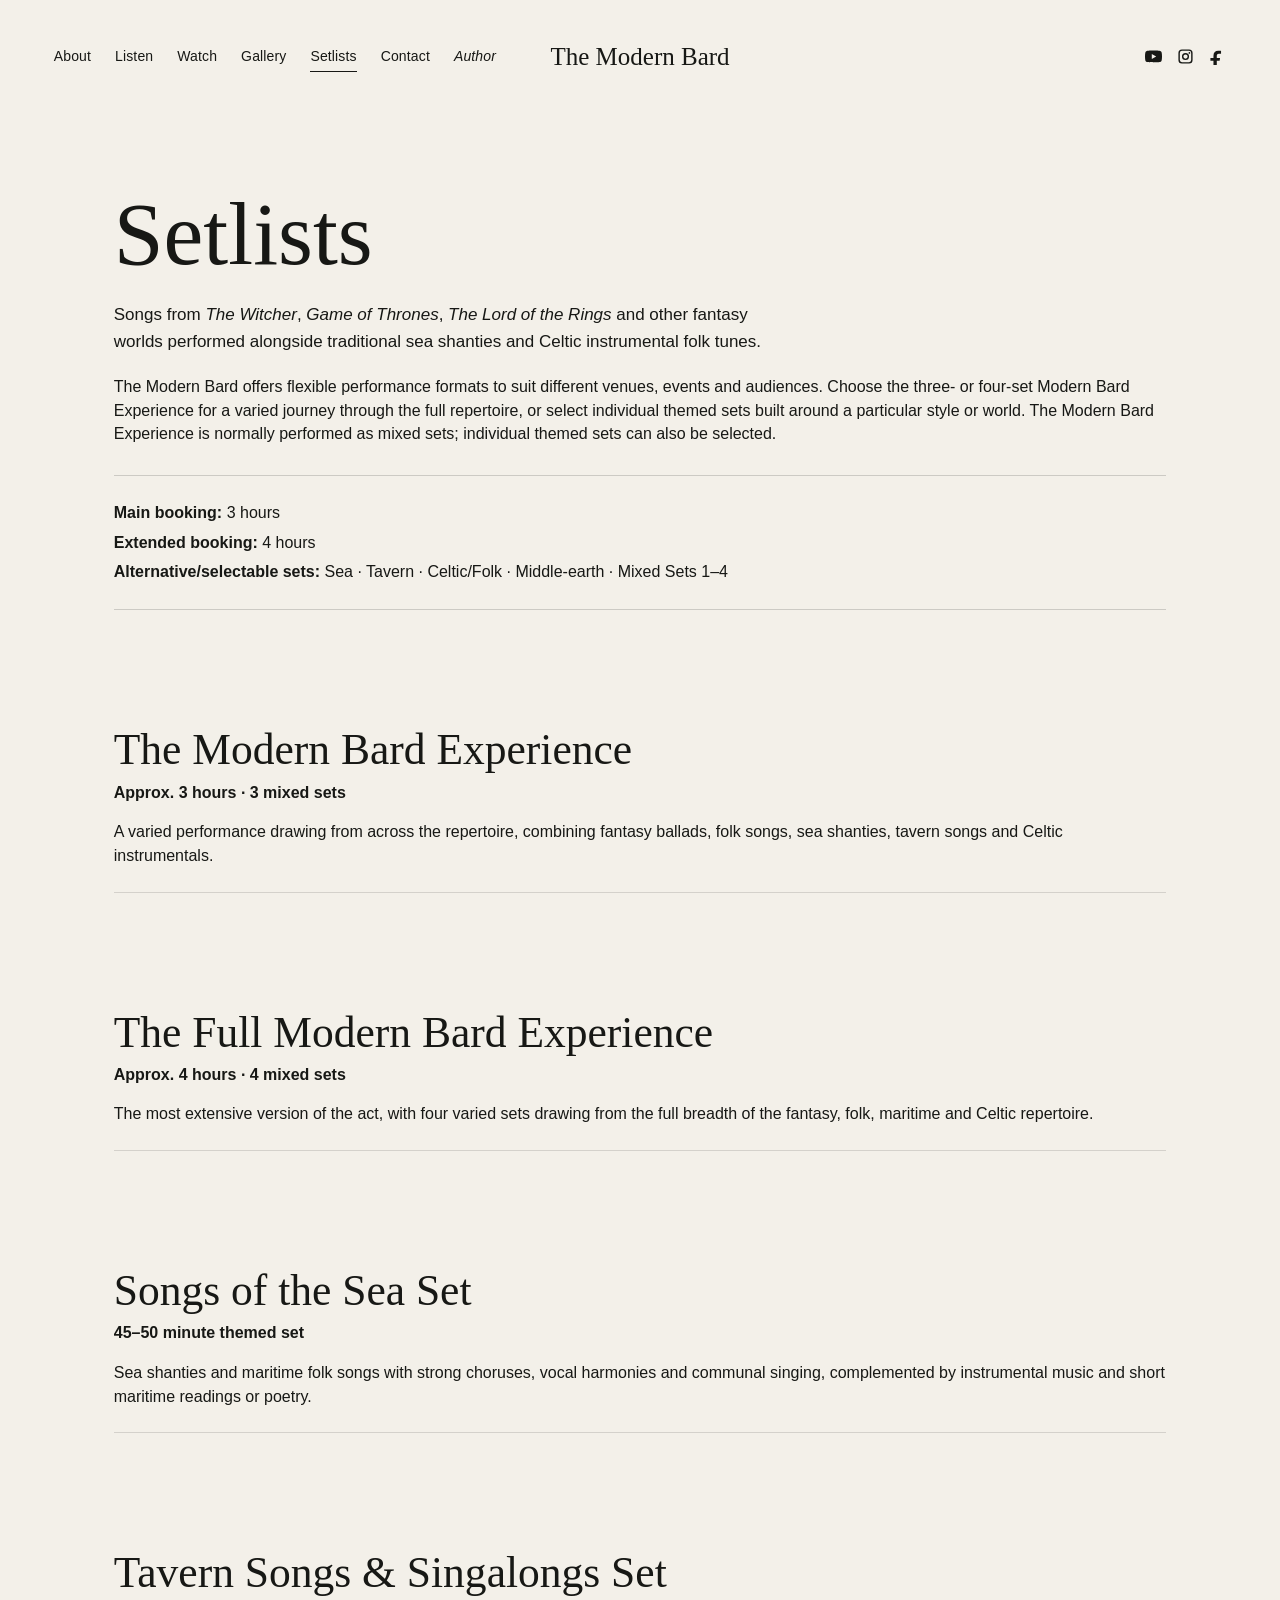
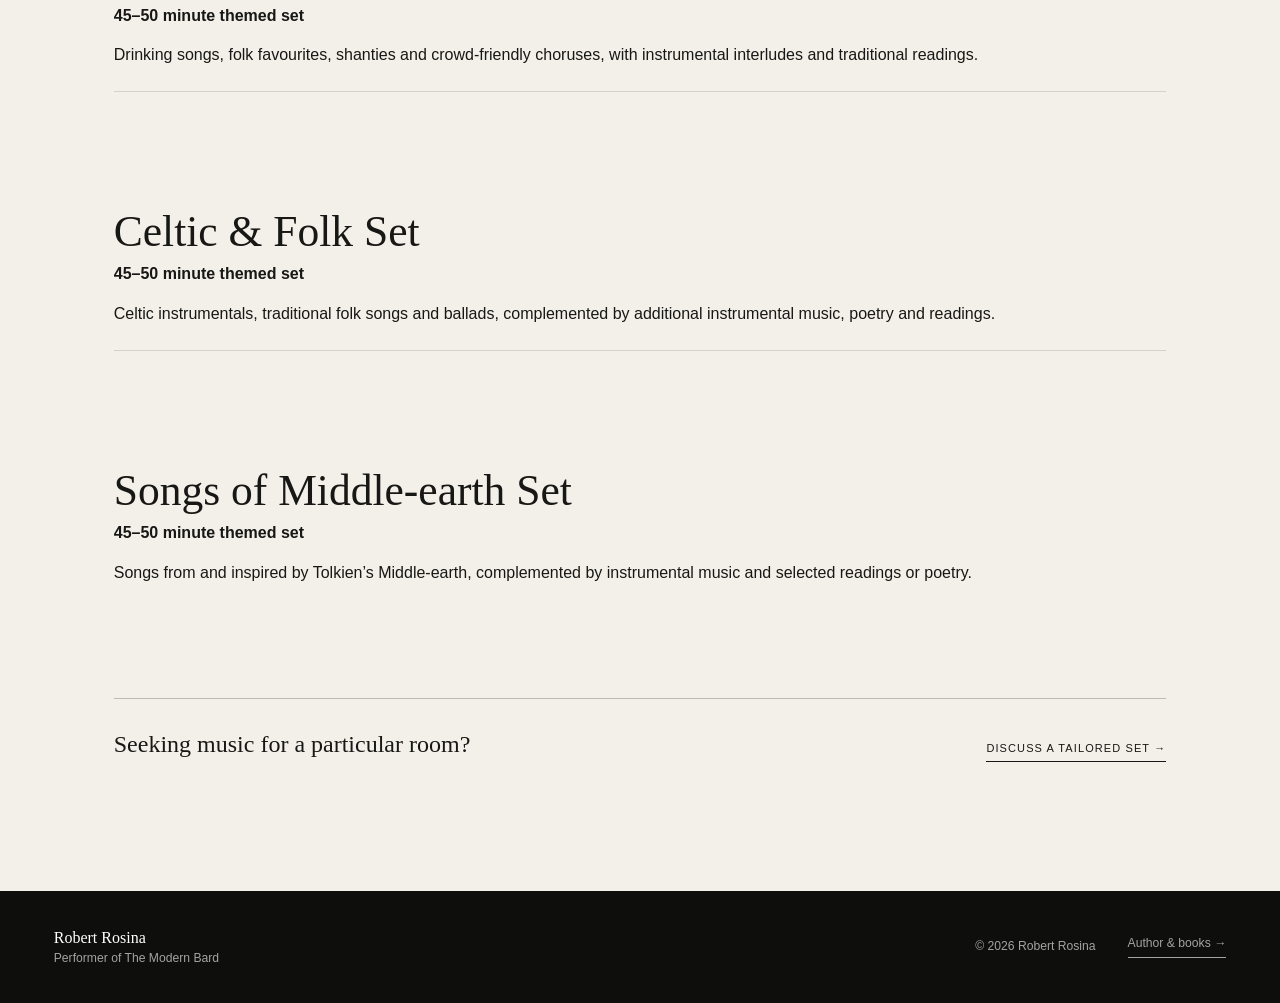
<file: setlists.html>
<!DOCTYPE html>

<html lang="en"><head><meta charset="utf-8"/><meta content="width=device-width, initial-scale=1" name="viewport"/><title>Setlists — The Modern Bard</title><meta content="Book The Modern Bard as a three- or four-set mixed performance, or choose themed sets of sea songs, tavern singalongs, Celtic folk music and songs of Middle-earth." name="description"/><link href="assets/images/favicon.ico" rel="icon" sizes="any"/><link href="assets/images/favicon-32x32.png" rel="icon" sizes="32x32" type="image/png"/><link href="assets/images/favicon-16x16.png" rel="icon" sizes="16x16" type="image/png"/><link href="assets/images/favicon-192.png" rel="apple-touch-icon" sizes="192x192"/><link href="assets/css/site-v3.css" rel="stylesheet"/><style>
.setlists-page .repertoire-intro + .setlists-intro{margin-top:1.25rem;}
.setlist-overview{
  margin:1.8rem 0 2.5rem;
  padding:1.25rem 0;
  border-top:1px solid rgba(0,0,0,.16);
  border-bottom:1px solid rgba(0,0,0,.16);
}
.setlist-overview p{margin:.35rem 0;}
.setlist-product{padding:1.5rem 0;border-bottom:1px solid rgba(0,0,0,.13);}
.setlist-product:last-of-type{border-bottom:0;}
.setlist-product h2{margin-bottom:.4rem;}
.setlist-meta{margin:.15rem 0 .7rem;font-weight:600;}
.setlist-product p:last-child{margin-bottom:0;}
</style></head><body class="interior-page live-repertoire-page single-repertoire-page"><header class="site-header" data-header="">
<a class="skip-link" href="#main">Skip to content</a>
<nav aria-label="Primary navigation" class="nav-left"><a href="about.html">About</a><a href="listen.html">Listen</a><a href="watch.html">Watch</a><a href="gallery.html">Gallery</a><a class="active" href="setlists.html">Setlists</a><a href="contact.html">Contact</a><a class="network-author-link" href="https://robertrosina.com.au/">Author</a></nav>
<a aria-label="The Modern Bard home" class="brand" href="index.html">The Modern Bard</a>
<div aria-label="Social links" class="nav-social">
<a aria-label="YouTube" href="https://www.youtube.com/@themodernbard" rel="noopener noreferrer" target="_blank" title="YouTube"><svg viewbox="0 0 24 24"><path d="M23.5 6.2a3 3 0 0 0-2.1-2.1C19.5 3.6 12 3.6 12 3.6s-7.5 0-9.4.5A3 3 0 0 0 .5 6.2 31 31 0 0 0 0 12a31 31 0 0 0 .5 5.8 3 3 0 0 0 2.1 2.1c1.9.5 9.4.5 9.4.5s7.5 0 9.4-.5a3 3 0 0 0 2.1-2.1A31 31 0 0 0 24 12a31 31 0 0 0-.5-5.8ZM9.6 15.6V8.4L15.8 12l-6.2 3.6Z"></path></svg></a>
<a aria-label="Instagram" href="https://www.instagram.com/themodernbard/" rel="noopener noreferrer" target="_blank" title="Instagram"><svg viewbox="0 0 24 24"><path d="M7 2h10a5 5 0 0 1 5 5v10a5 5 0 0 1-5 5H7a5 5 0 0 1-5-5V7a5 5 0 0 1 5-5Zm0 2a3 3 0 0 0-3 3v10a3 3 0 0 0 3 3h10a3 3 0 0 0 3-3V7a3 3 0 0 0-3-3H7Zm5 3a5 5 0 1 1 0 10 5 5 0 0 1 0-10Zm0 2a3 3 0 1 0 0 6 3 3 0 0 0 0-6Zm5.5-3.3a1.2 1.2 0 1 1 0 2.4 1.2 1.2 0 0 1 0-2.4Z"></path></svg></a>
<a aria-label="Facebook" href="https://www.facebook.com/themodernbard/" rel="noopener noreferrer" target="_blank" title="Facebook"><svg viewbox="0 0 24 24"><path d="M14 8h3V4.2c-.5-.1-2.2-.2-4.1-.2C9 4 6.3 6.4 6.3 10.8V14H2v4h4.3v6H11v-6h4l.6-4H11v-2.8C11 9.9 11.4 8 14 8Z"></path></svg></a>
</div>
<button aria-expanded="false" aria-label="Open menu" class="menu-toggle" type="button"><span></span><span></span></button>
<div class="mobile-menu"><a class="network-home-link" href="https://robertrosina.com.au/">Robert Rosina</a><a href="about.html">About</a><a href="listen.html">Listen</a><a href="watch.html">Watch</a><a href="gallery.html">Gallery</a><a class="active" href="setlists.html">Setlists</a><a href="contact.html">Contact</a><a class="network-author-link" href="https://robertrosina.com.au/">Author</a></div>
</header><main class="page-main repertoire-page tavern-page setlists-page" id="main">
<div class="repertoire-wrap fade-up">
<section aria-labelledby="setlists-heading" class="repertoire-section full-repertoire-section">
<h1 class="agenda-title" id="setlists-heading">Setlists</h1>
<p class="repertoire-intro">Songs from <em>The Witcher</em>, <em>Game of Thrones</em>, <em>The Lord of the Rings</em> and other fantasy worlds performed alongside traditional sea shanties and Celtic instrumental folk tunes.</p>
<p class="setlists-intro">The Modern Bard offers flexible performance formats to suit different venues, events and audiences. Choose the three- or four-set Modern Bard Experience for a varied journey through the full repertoire, or select individual themed sets built around a particular style or world. The Modern Bard Experience is normally performed as mixed sets; individual themed sets can also be selected.</p>
<div aria-label="Performance format summary" class="setlist-overview">
<p><strong>Main booking:</strong> 3 hours</p>
<p><strong>Extended booking:</strong> 4 hours</p>
<p><strong>Alternative/selectable sets:</strong> Sea · Tavern · Celtic/Folk · Middle-earth · Mixed Sets 1–4</p>
</div>
</section>
<section aria-labelledby="modern-bard-experience" class="repertoire-section setlist-product">
<h2 class="repertoire-heading" id="modern-bard-experience">The Modern Bard Experience</h2>
<p class="setlist-meta">Approx. 3 hours · 3 mixed sets</p>
<p>A varied performance drawing from across the repertoire, combining fantasy ballads, folk songs, sea shanties, tavern songs and Celtic instrumentals.</p>
</section>
<section aria-labelledby="full-modern-bard-experience" class="repertoire-section setlist-product">
<h2 class="repertoire-heading" id="full-modern-bard-experience">The Full Modern Bard Experience</h2>
<p class="setlist-meta">Approx. 4 hours · 4 mixed sets</p>
<p>The most extensive version of the act, with four varied sets drawing from the full breadth of the fantasy, folk, maritime and Celtic repertoire.</p>
</section>
<section aria-labelledby="songs-of-the-sea-set" class="repertoire-section setlist-product">
<h2 class="repertoire-heading" id="songs-of-the-sea-set">Songs of the Sea Set</h2>
<p class="setlist-meta">45–50 minute themed set</p>
<p>Sea shanties and maritime folk songs with strong choruses, vocal harmonies and communal singing, complemented by instrumental music and short maritime readings or poetry.</p>
</section>
<section aria-labelledby="tavern-songs-set" class="repertoire-section setlist-product">
<h2 class="repertoire-heading" id="tavern-songs-set">Tavern Songs &amp; Singalongs Set</h2>
<p class="setlist-meta">45–50 minute themed set</p>
<p>Drinking songs, folk favourites, shanties and crowd-friendly choruses, with instrumental interludes and traditional readings.</p>
</section>
<section aria-labelledby="celtic-folk-set" class="repertoire-section setlist-product">
<h2 class="repertoire-heading" id="celtic-folk-set">Celtic &amp; Folk Set</h2>
<p class="setlist-meta">45–50 minute themed set</p>
<p>Celtic instrumentals, traditional folk songs and ballads, complemented by additional instrumental music, poetry and readings.</p>
</section>
<section aria-labelledby="middle-earth-set" class="repertoire-section setlist-product">
<h2 class="repertoire-heading" id="middle-earth-set">Songs of Middle-earth Set</h2>
<p class="setlist-meta">45–50 minute themed set</p>
<p>Songs from and inspired by Tolkien’s Middle-earth, complemented by instrumental music and selected readings or poetry.</p>
</section>
<div class="booking-cta"><p>Seeking music for a particular room?</p><a href="contact.html">Discuss a tailored set →</a></div>
</div>
</main><footer class="site-footer"><div class="footer-grid"><div><strong>Robert Rosina</strong><span>Performer of The Modern Bard</span></div><p>© 2026 Robert Rosina</p><a class="footer-author-link" href="https://robertrosina.com.au/">Author &amp; books →</a></div></footer><script src="assets/js/site.js"></script></body></html>
</file>
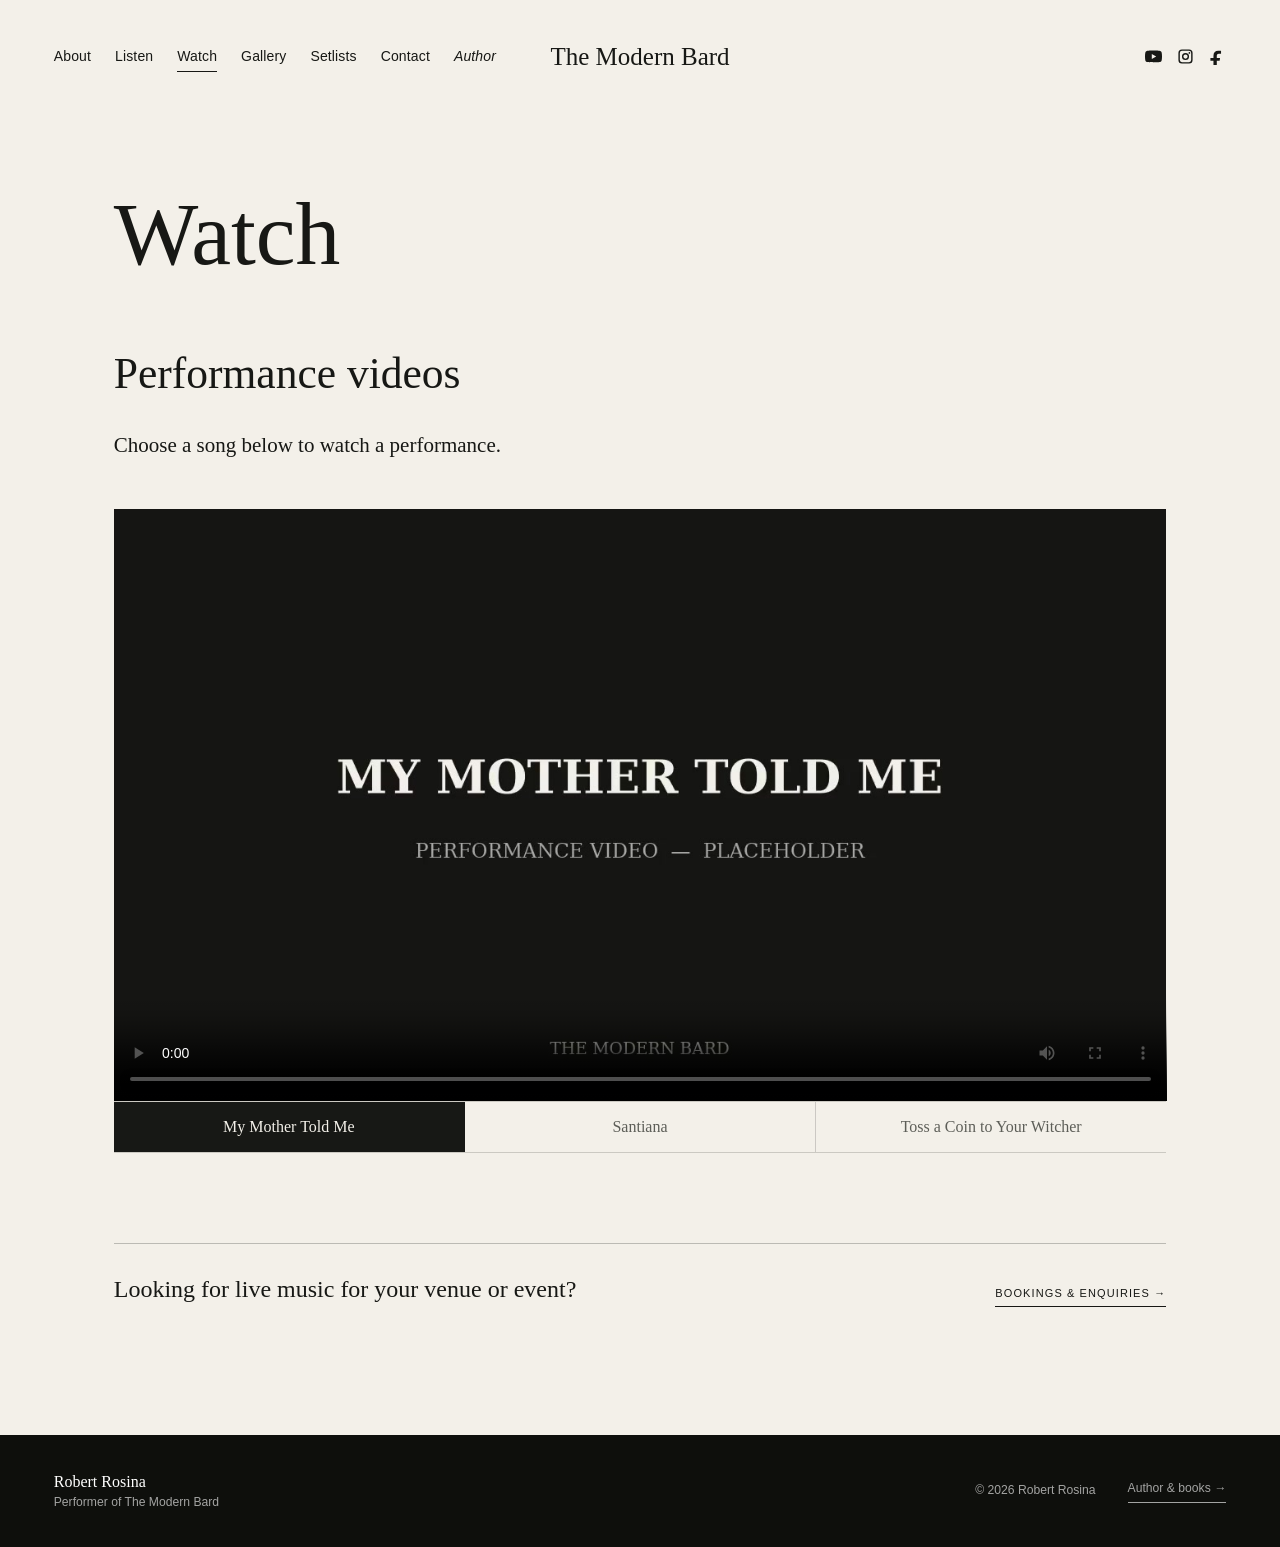
<file: watch.html>
<!DOCTYPE html>

<html lang="en"><head><meta charset="utf-8"/><meta content="width=device-width, initial-scale=1" name="viewport"/><title>Watch — The Modern Bard</title><meta content="Watch selected live performances by The Modern Bard, including fantasy songs and traditional sea songs." name="description"/><link href="assets/images/favicon.ico" rel="icon" sizes="any"/><link href="assets/images/favicon-32x32.png" rel="icon" sizes="32x32" type="image/png"/><link href="assets/images/favicon-16x16.png" rel="icon" sizes="16x16" type="image/png"/><link href="assets/images/favicon-192.png" rel="apple-touch-icon" sizes="192x192"/><link href="assets/css/site-v3.css" rel="stylesheet"/></head><body class="interior-page live-repertoire-page single-repertoire-page"><header class="site-header" data-header="">
<a class="skip-link" href="#main">Skip to content</a>
<nav aria-label="Primary navigation" class="nav-left"><a href="about.html">About</a><a href="listen.html">Listen</a><a class="active" href="watch.html">Watch</a><a href="gallery.html">Gallery</a><a href="setlists.html">Setlists</a><a href="contact.html">Contact</a><a class="network-author-link" href="https://robertrosina.com.au/">Author</a></nav>
<a aria-label="The Modern Bard home" class="brand" href="index.html">The Modern Bard</a>
<div aria-label="Social links" class="nav-social">
<a aria-label="YouTube" href="https://www.youtube.com/@themodernbard" rel="noopener noreferrer" target="_blank" title="YouTube"><svg viewbox="0 0 24 24"><path d="M23.5 6.2a3 3 0 0 0-2.1-2.1C19.5 3.6 12 3.6 12 3.6s-7.5 0-9.4.5A3 3 0 0 0 .5 6.2 31 31 0 0 0 0 12a31 31 0 0 0 .5 5.8 3 3 0 0 0 2.1 2.1c1.9.5 9.4.5 9.4.5s7.5 0 9.4-.5a3 3 0 0 0 2.1-2.1A31 31 0 0 0 24 12a31 31 0 0 0-.5-5.8ZM9.6 15.6V8.4L15.8 12l-6.2 3.6Z"></path></svg></a>
<a aria-label="Instagram" href="https://www.instagram.com/themodernbard/" rel="noopener noreferrer" target="_blank" title="Instagram"><svg viewbox="0 0 24 24"><path d="M7 2h10a5 5 0 0 1 5 5v10a5 5 0 0 1-5 5H7a5 5 0 0 1-5-5V7a5 5 0 0 1 5-5Zm0 2a3 3 0 0 0-3 3v10a3 3 0 0 0 3 3h10a3 3 0 0 0 3-3V7a3 3 0 0 0-3-3H7Zm5 3a5 5 0 1 1 0 10 5 5 0 0 1 0-10Zm0 2a3 3 0 1 0 0 6 3 3 0 0 0 0-6Zm5.5-3.3a1.2 1.2 0 1 1 0 2.4 1.2 1.2 0 0 1 0-2.4Z"></path></svg></a>
<a aria-label="Facebook" href="https://www.facebook.com/themodernbard/" rel="noopener noreferrer" target="_blank" title="Facebook"><svg viewbox="0 0 24 24"><path d="M14 8h3V4.2c-.5-.1-2.2-.2-4.1-.2C9 4 6.3 6.4 6.3 10.8V14H2v4h4.3v6H11v-6h4l.6-4H11v-2.8C11 9.9 11.4 8 14 8Z"></path></svg></a>
</div>
<button aria-expanded="false" aria-label="Open menu" class="menu-toggle" type="button"><span></span><span></span></button>
<div class="mobile-menu"><a class="network-home-link" href="https://robertrosina.com.au/">Robert Rosina</a><a href="about.html">About</a><a href="listen.html">Listen</a><a class="active" href="watch.html">Watch</a><a href="gallery.html">Gallery</a><a href="setlists.html">Setlists</a><a href="contact.html">Contact</a><a class="network-author-link" href="https://robertrosina.com.au/">Author</a></div>
</header><main class="page-main repertoire-page tavern-page" id="main"><div class="repertoire-wrap fade-up">
<section aria-labelledby="watch-heading" class="repertoire-section full-repertoire-section"><h1 class="agenda-title" id="watch-heading">Watch</h1></section>
<h2 class="repertoire-heading" id="performance-videos-heading">Performance videos</h2><p class="snippet-intro">Choose a song below to watch a performance.</p><section aria-labelledby="performance-videos-heading" class="media-showcase media-showcase-quiet"><video class="featured-video performance-selector-player" controls="" id="performancePlayer" playsinline="" poster="assets/images/performance-1.jpg" preload="metadata"><source id="performanceVideoSource" src="assets/media/performance-1.mp4" type="video/mp4"/>Your browser does not support embedded video.</video><div aria-label="Selected performance videos" class="performance-video-selector" role="tablist"><button aria-selected="true" class="performance-video-tab active" data-video-poster="assets/images/performance-1.jpg" data-video-src="assets/media/performance-1.mp4" role="tab" type="button">My Mother Told Me</button><button aria-selected="false" class="performance-video-tab" data-video-poster="assets/images/performance-2.jpg" data-video-src="assets/media/performance-2.mp4" role="tab" type="button">Santiana</button><button aria-selected="false" class="performance-video-tab" data-video-poster="assets/images/performance-3.jpg" data-video-src="assets/media/performance-3.mp4" role="tab" type="button">Toss a Coin to Your Witcher</button></div></section><div class="booking-cta"><p>Looking for live music for your venue or event?</p><a href="contact.html">Bookings &amp; enquiries →</a></div></div></main><footer class="site-footer"><div class="footer-grid"><div><strong>Robert Rosina</strong><span>Performer of The Modern Bard</span></div><p>© 2026 Robert Rosina</p><a class="footer-author-link" href="https://robertrosina.com.au/">Author &amp; books →</a></div></footer><script src="assets/js/site.js"></script></body></html>
</file>
<file: assets/css/site-v3.css>
:root{--ink:#171815;--paper:#f3f0e9;--white:#fff;--serif:"Palatino Linotype","Book Antiqua",Palatino,Georgia,serif;--sans:"Helvetica Neue",Helvetica,Arial,sans-serif;--header-h:112px;--pad:4.2vw}
*{box-sizing:border-box}html{scroll-behavior:smooth}body{margin:0;background:var(--paper);color:var(--ink);font-family:var(--sans);font-size:16px;line-height:1.48;-webkit-font-smoothing:antialiased}a{color:inherit;text-decoration:none}img{display:block;max-width:100%}button{font:inherit}.skip-link{position:fixed;left:1rem;top:-5rem;background:#fff;color:#000;padding:.7rem 1rem;z-index:999}.skip-link:focus{top:1rem}.site-header{height:var(--header-h);position:relative;display:grid;grid-template-columns:1fr auto 1fr;align-items:center;padding:0 var(--pad);z-index:30;font-size:14px;letter-spacing:.01em}.home-page .site-header{position:absolute;inset:0 0 auto;color:#fff}.nav-left{display:flex;align-items:center;gap:28px;justify-self:start}.nav-left>a,.nav-folder>button{position:relative;padding:10px 0;border:0;background:none;color:inherit;cursor:pointer}.nav-left>a:after,.nav-folder>button:after{content:"";position:absolute;left:0;right:100%;bottom:4px;height:1px;background:currentColor;transition:right .25s ease}.nav-left>a:hover:after,.nav-left>a.active:after,.nav-folder>button:hover:after{right:0}.brand{font-family:var(--serif);font-size:25px;line-height:1;justify-self:center;white-space:nowrap}.nav-social{display:flex;justify-self:end;gap:15px;align-items:center}.nav-social svg{width:17px;height:17px;fill:currentColor;display:block}.nav-folder{position:relative}.folder-menu{position:absolute;left:-18px;top:38px;display:flex;flex-direction:column;min-width:230px;padding:14px 18px;background:var(--paper);color:var(--ink);box-shadow:0 12px 30px rgba(0,0,0,.12);opacity:0;visibility:hidden;transform:translateY(5px);transition:.2s}.home-page .folder-menu{background:#111;color:#fff}.nav-folder:hover .folder-menu,.nav-folder.open .folder-menu{opacity:1;visibility:visible;transform:none}.folder-menu a{padding:8px 0}.folder-menu a.active{font-style:italic}.menu-toggle,.mobile-menu{display:none}.hero{height:100svh;min-height:620px;position:relative;background:#111;overflow:hidden}.hero img{width:100%;height:100%;object-fit:cover;object-position:50% 44%;filter:brightness(.82)}.hero:after{content:"";position:absolute;inset:0;background:linear-gradient(to bottom,rgba(0,0,0,.16),transparent 34%,rgba(0,0,0,.08))}.hero-caption{position:absolute;left:var(--pad);bottom:44px;color:#fff;z-index:2;font-family:var(--serif);font-size:17px;letter-spacing:.06em;text-transform:uppercase}.site-footer{background:#111;color:#eee;min-height:150px;padding:55px var(--pad);display:flex;justify-content:space-between;align-items:flex-start;font-size:12px;letter-spacing:.08em;text-transform:uppercase}.page-main{min-height:calc(100vh - var(--header-h));}.section{padding:7.4vw var(--pad)}.section-white{background:#fff}.section-paper{background:var(--paper)}.section-dark{background:#151614;color:#f5f1e8}.display{font-family:var(--serif);font-weight:400;line-height:1.06;letter-spacing:-.025em;margin:0}.about-lead{display:grid;grid-template-columns:minmax(0,1.05fr) minmax(340px,.95fr);gap:7vw;align-items:start}.quote{font-family:var(--serif);font-size:clamp(30px,3.15vw,54px);line-height:1.17;margin:1vw 0 0}.quote small{display:block;margin-top:26px;font-family:var(--sans);font-size:12px;letter-spacing:.08em;text-transform:uppercase;line-height:1.6}.about-lead img{width:100%;aspect-ratio:4/5;object-fit:cover}.about-bio{display:grid;grid-template-columns:minmax(0,.92fr) minmax(0,1.08fr);gap:8vw;align-items:start}.about-copy{max-width:650px}.about-copy h1{font-family:var(--serif);font-size:clamp(46px,5.1vw,82px);font-weight:400;margin:0 0 42px}.about-copy p{font-size:17px;margin:0 0 1.35em}.about-copy .credit{font-size:12px;text-transform:uppercase;letter-spacing:.08em;margin-top:48px;color:#6b6a64}.about-bio img{width:100%;aspect-ratio:4/5;object-fit:cover}.gallery-page{padding:40px var(--pad) 7vw;background:#fff}.masonry{columns:2;column-gap:22px}.masonry figure{margin:0 0 22px;break-inside:avoid;overflow:hidden}.masonry img{width:100%;height:auto;transition:transform .7s cubic-bezier(.2,.7,.2,1),filter .5s}.masonry figure:hover img{transform:scale(1.015);filter:brightness(.96)}.masonry figcaption{padding:10px 2px 2px;font-size:11px;line-height:1.45;letter-spacing:.055em;text-transform:uppercase;color:#6f6d66}.masonry .concept-portrait:hover img{filter:brightness(.96)}.agenda-wrap{max-width:1060px;margin:0 auto;padding:6vw var(--pad) 10vw}.agenda-title{font-family:var(--serif);font-size:clamp(54px,7vw,108px);font-weight:400;line-height:1;margin:0 0 90px}.year{font-family:var(--serif);font-size:36px;font-weight:400;margin:0 0 48px}.event-list{display:grid;gap:0;border-top:1px solid rgba(23,24,21,.25)}.event{display:grid;grid-template-columns:180px minmax(0,1fr);gap:34px;padding:26px 0 30px;border-bottom:1px solid rgba(23,24,21,.25)}.event-date{font-family:var(--serif);font-size:20px}.event h3{font-family:var(--serif);font-size:25px;font-weight:400;margin:0 0 5px}.event p{margin:0;color:#4f504c;max-width:680px}.repertoire-intro{font-family:var(--serif);font-size:24px;max-width:730px;margin:-42px 0 70px;line-height:1.4}.song-groups{display:grid;grid-template-columns:1fr 1fr;column-gap:80px}.song-list{list-style:none;margin:0;padding:0;border-top:1px solid rgba(23,24,21,.25)}.song-list li{display:grid;grid-template-columns:34px 1fr;gap:16px;padding:16px 0;border-bottom:1px solid rgba(23,24,21,.19);break-inside:avoid}.song-no{font-family:var(--serif);color:#77766f}.song-title{font-family:var(--serif);font-size:19px;line-height:1.18}.song-source{display:block;font-family:var(--sans);font-size:12px;line-height:1.5;color:#77766f;margin-top:4px}.contact-main{min-height:calc(100vh - var(--header-h));display:flex;align-items:center;background:#fff}.contact-inner{width:100%;max-width:960px;margin:auto;padding:8vw var(--pad) 12vw}.contact-grid{display:grid;grid-template-columns:1fr 1fr;gap:9vw}.contact-heading{font-family:var(--serif);font-size:clamp(54px,7vw,102px);font-weight:400;line-height:1;margin:0}.contact-copy{padding-top:10px;font-size:17px}.contact-copy h2{font-family:var(--serif);font-weight:400;font-size:28px;margin:0 0 14px}.contact-copy p{margin:0 0 34px}.contact-copy a{border-bottom:1px solid currentColor}.contact-note{margin-top:60px;font-size:12px;color:#77766f;letter-spacing:.03em}.fade-up{opacity:0;transform:translateY(18px);transition:opacity .75s ease,transform .75s ease}.fade-up.visible{opacity:1;transform:none}
@media(max-width:900px){:root{--header-h:84px;--pad:24px}.site-header{grid-template-columns:1fr auto;height:var(--header-h)}.brand{justify-self:start;font-size:22px}.nav-left,.nav-social{display:none}.menu-toggle{display:block;justify-self:end;width:38px;height:38px;padding:7px;border:0;background:transparent;color:inherit;z-index:42}.menu-toggle span{display:block;width:24px;height:1px;background:currentColor;margin:6px auto;transition:.25s}.menu-toggle[aria-expanded="true"] span:first-child{transform:translateY(3.5px) rotate(45deg)}.menu-toggle[aria-expanded="true"] span:last-child{transform:translateY(-3.5px) rotate(-45deg)}.mobile-menu{display:flex;position:fixed;inset:0;background:#131412;color:#fff;z-index:40;padding:120px 28px 40px;flex-direction:column;gap:19px;font-family:var(--serif);font-size:31px;transform:translateX(100%);transition:transform .35s ease}.mobile-menu.open{transform:none}.mobile-menu .mobile-label{font-family:var(--sans);font-size:11px;letter-spacing:.12em;text-transform:uppercase;color:#8d8f88;margin:17px 0 0}.home-page .site-header.menu-open{color:#fff}.hero{min-height:580px}.hero img{object-position:55% 45%}.hero-caption{bottom:25px;font-size:11px}.site-footer{min-height:135px;padding:44px var(--pad);gap:24px;flex-direction:column}.section{padding:84px var(--pad)}.about-lead,.about-bio{grid-template-columns:1fr;gap:54px}.about-lead img{order:-1;max-height:78vh}.quote{font-size:36px}.about-bio img{order:-1}.gallery-page{padding-top:20px}.masonry{columns:1}.agenda-wrap{padding-top:72px}.agenda-title{margin-bottom:60px}.event{grid-template-columns:1fr;gap:6px}.song-groups{grid-template-columns:1fr}.repertoire-intro{margin-top:-25px}.contact-main{align-items:flex-start}.contact-inner{padding-top:78px}.contact-grid{grid-template-columns:1fr;gap:52px}}


/* July 2026 identity, navigation and repertoire refinements */
:root{--hero-text:#afb8a8}
.home-page .site-header{color:var(--hero-text)}
.home-page .hero-caption{color:var(--hero-text)}
.brand-spacer{min-width:1px;min-height:1px}
.nav-left{gap:24px}
.repertoire-wrap{max-width:1160px;margin:0 auto;padding:6vw var(--pad) 10vw}
.repertoire-page .agenda-title{margin-bottom:56px}
.repertoire-heading{font-family:var(--serif);font-size:clamp(32px,3.4vw,54px);font-weight:400;line-height:1.1;margin:0 0 34px}
.media-showcase,.listen-section,.repertoire-section{margin-top:92px}
.media-heading-row{display:flex;align-items:baseline;justify-content:space-between;gap:30px;border-bottom:1px solid rgba(23,24,21,.25);padding-bottom:18px;margin-bottom:28px}
.media-heading-row .repertoire-heading{margin:0}
.media-heading-row p{margin:0;color:#77766f;font-size:12px;letter-spacing:.06em;text-transform:uppercase}
.featured-video{display:block;width:100%;aspect-ratio:16/9;background:#111;object-fit:cover}
.audio-grid{display:grid;grid-template-columns:repeat(3,minmax(0,1fr));gap:22px}
.audio-card{border-top:1px solid rgba(23,24,21,.25);padding:22px 0 2px}
.audio-card h3{font-family:var(--serif);font-size:24px;font-weight:400;margin:0 0 5px}
.audio-card p{font-size:12px;color:#77766f;margin:0 0 18px;text-transform:uppercase;letter-spacing:.07em}
.audio-card audio{width:100%;height:42px}
.section-intro{font-family:var(--serif);font-size:21px;line-height:1.45;max-width:720px;margin:-15px 0 50px}
.instrumental-section{padding-top:15px}
@media(max-width:1120px) and (min-width:901px){.nav-left{gap:16px;font-size:13px}.brand{font-size:22px}}
@media(max-width:900px){.brand-spacer{display:block}.repertoire-wrap{padding-top:72px}.media-showcase,.listen-section,.repertoire-section{margin-top:68px}.media-heading-row{align-items:flex-start;flex-direction:column;gap:7px}.audio-grid{grid-template-columns:1fr}.repertoire-heading{font-size:38px}}


/* July 2026 about-page editorial layout */
.about-editorial{padding-bottom:0}
.about-manifesto{max-width:1040px;margin:0 auto 6.8vw;text-align:center}
.about-manifesto h1{font-family:var(--serif);font-size:clamp(38px,4.3vw,70px);font-weight:400;line-height:1.13;letter-spacing:-.02em;margin:0}
.about-manifesto p{font-family:var(--sans);font-size:12px;letter-spacing:.12em;text-transform:uppercase;margin:28px 0 0;color:#62635e}
.about-image{margin:0}
.about-image img{width:100%;height:auto;object-fit:cover}
.about-image-first{width:min(79vw,1120px);margin:0 auto;transform:translateY(5.4vw)}
.about-story{padding-top:13vw}
.about-copy-block{width:min(680px,100%);margin:0 auto 8vw}
.about-copy-block h2{font-family:var(--serif);font-size:clamp(46px,5.1vw,82px);font-weight:400;line-height:1;margin:0 0 42px}
.about-copy-block p{font-size:17px;margin:0 0 1.35em}
.about-image-second{width:min(66vw,930px);margin:0 4vw 0 auto}
.about-credit{width:min(66vw,930px);margin:24px 4vw 0 auto;font-size:11px;text-transform:uppercase;letter-spacing:.08em;color:#77766f}
@media(max-width:900px){
  .about-editorial{padding-top:68px}
  .about-manifesto{margin-bottom:58px;text-align:left}
  .about-manifesto h1{font-size:38px}
  .about-manifesto p{margin-top:20px}
  .about-image-first{width:calc(100% + 48px);margin-left:-24px;transform:none}
  .about-story{padding-top:82px}
  .about-copy-block{margin-bottom:68px}
  .about-copy-block h2{font-size:52px;margin-bottom:34px}
  .about-image-second,.about-credit{width:calc(100% + 48px);margin-left:-24px;margin-right:0}
  .about-credit{width:100%;margin:20px 0 0}
}

/* Modern Bard v3: paired About layout, expanded audio, empty agenda */
.about-row{display:grid;grid-template-columns:minmax(0,1fr) minmax(360px,.92fr);gap:7vw;align-items:center}
.about-row-biography{grid-template-columns:minmax(360px,.92fr) minmax(0,1fr)}
.about-text{max-width:670px}
.about-manifesto-column h1{font-family:var(--serif);font-size:clamp(40px,4.5vw,72px);font-weight:400;line-height:1.12;letter-spacing:-.025em;margin:0}
.about-kicker{font-size:12px;line-height:1.6;letter-spacing:.12em;text-transform:uppercase;color:#77766f;margin:30px 0 0;max-width:420px}
.about-copy-block h2{font-family:var(--serif);font-size:clamp(46px,5.1vw,82px);font-weight:400;line-height:1.05;margin:0 0 38px}
.about-copy-block p{font-size:17px;margin:0 0 1.35em}
.about-image{margin:0}
.about-image img{width:100%;aspect-ratio:4/5;object-fit:cover}
.about-credit{font-size:11px!important;letter-spacing:.08em;text-transform:uppercase;color:#77766f;margin-top:46px!important}
.empty-agenda{border-top:1px solid rgba(23,24,21,.25);border-bottom:1px solid rgba(23,24,21,.25);padding:34px 0;color:#77766f;font-family:var(--serif);font-size:23px}
.empty-agenda p{margin:0}
@media(max-width:900px){
  .about-row,.about-row-biography{grid-template-columns:1fr;gap:50px}
  .about-row-biography .about-image{order:0}
  .about-row-biography .about-text{order:1}
  .about-image img{max-height:78vh}
  .about-manifesto-column h1{font-size:38px}
  .about-copy-block h2{font-size:50px}
}


/* Modern Bard v6: repertoire subpages, supplied favicon integration and restrained footer */
.nav-folder>button.active:after{right:0}
.repertoire-menu{min-width:210px}
.site-footer{min-height:108px;justify-content:flex-start;align-items:center}
.repertoire-categories{display:grid;grid-template-columns:repeat(3,minmax(0,1fr));gap:22px;margin:0 0 100px}
.repertoire-card{display:block;background:#fff;border-top:1px solid rgba(23,24,21,.25);overflow:hidden}
.repertoire-card img{width:100%;aspect-ratio:4/5;object-fit:cover;filter:saturate(.72);transition:transform .65s ease,filter .45s ease}
.repertoire-card:hover img{transform:scale(1.018);filter:saturate(.9)}
.repertoire-card .card-copy{display:block;padding:24px 4px 4px}
.repertoire-card strong{display:block;font-family:var(--serif);font-size:29px;font-weight:400;line-height:1.15}
.repertoire-card small{display:block;margin-top:9px;color:#77766f;font-size:12px;line-height:1.55;letter-spacing:.04em;text-transform:uppercase}
.repertoire-back{font-size:12px;letter-spacing:.08em;text-transform:uppercase;margin:0 0 46px;color:#66675f}
.repertoire-back a{border-bottom:1px solid currentColor;padding-bottom:4px}
.repertoire-category-section{margin-top:64px}
.repertoire-category-section:first-of-type{margin-top:0}
@media(max-width:900px){.repertoire-categories{grid-template-columns:1fr;margin-bottom:72px}.repertoire-card img{aspect-ratio:5/4}.repertoire-card strong{font-size:27px}.repertoire-back{margin-bottom:34px}.site-footer{min-height:95px}}


/* Modern Bard v7: six named excerpts and linked repertoire controls */
.media-follow-link{margin:24px 0 0;font-family:var(--serif);font-size:20px}
.media-follow-link a{border-bottom:1px solid currentColor;padding-bottom:3px}
.selected-excerpts{margin-top:20px;margin-bottom:94px}
.snippet-intro{font-family:var(--serif);font-size:21px;line-height:1.45;max-width:760px;margin:-2px 0 38px}
.song-list li.has-audio{grid-template-columns:34px minmax(0,1fr) 38px;align-items:center}
.song-play{width:34px;height:34px;border:1px solid rgba(23,24,21,.42);border-radius:50%;background:transparent;color:inherit;font-size:12px;line-height:1;display:grid;place-items:center;cursor:pointer;transition:background .2s,color .2s,border-color .2s,transform .2s}
.song-play:hover,.song-play:focus-visible{background:#1b1c19;color:#fff;border-color:#1b1c19;transform:translateY(-1px);outline:none}
.song-play.is-playing{background:#1b1c19;color:#fff;border-color:#1b1c19}
.song-play.is-playing::before{content:'Ⅱ';font-size:11px;letter-spacing:-2px}
.song-play.is-playing{font-size:0}
@media(max-width:900px){.selected-excerpts{margin-bottom:70px}.snippet-intro{font-size:19px}.song-list li.has-audio{grid-template-columns:30px minmax(0,1fr) 36px;gap:12px}}


/* Modern Bard v9: original promotional photography, watch-first repertoire, and excerpts across all strands */
.home-page .hero img{object-position:center 45%;filter:brightness(.78) saturate(.88)}
.about-row-manifesto .about-image img{aspect-ratio:4/5;object-position:center 38%}
.about-row-biography .about-image img{aspect-ratio:1/1;object-position:center 35%}
.repertoire-card img{object-position:center center}
.repertoire-card:nth-child(2) img{object-position:center 42%}
.repertoire-page .top-watch{margin-top:0;margin-bottom:104px}
.repertoire-page .top-watch .featured-video{margin-top:0}
.repertoire-page .top-watch + .agenda-title{margin-top:0}
.repertoire-page .selected-excerpts + .repertoire-section{margin-top:0}
.gallery-page .masonry figure:nth-child(-n+3) img{filter:saturate(.9)}
@media(max-width:900px){
  .home-page .hero img{object-position:58% 45%}
  .about-row-manifesto .about-image img{aspect-ratio:4/5;object-position:center 38%}
  .about-row-biography .about-image img{aspect-ratio:1/1}
  .repertoire-page .top-watch{margin-bottom:72px}
}
/* v12 image swap refinements */
.home-page .hero img{object-position:center 38%}
.about-row-biography .about-image img{object-position:center 48%}
@media(max-width:900px){
  .home-page .hero img{object-position:center 38%}
  .about-row-biography .about-image img{object-position:center 48%}
}


/* Modern Bard v18: Main Tavern positioning and venue-focused programmes */
.hero-positioning{display:flex;flex-direction:column;align-items:flex-start;gap:10px;max-width:620px;text-transform:none;letter-spacing:0;font-size:clamp(18px,2vw,30px);line-height:1.18;text-shadow:0 2px 20px rgba(0,0,0,.55)}
.hero-positioning a{font-family:var(--sans);font-size:11px;letter-spacing:.11em;text-transform:uppercase;border-bottom:1px solid currentColor;padding-bottom:5px}
.programme-eyebrow{margin:0 0 22px;font-size:11px;letter-spacing:.13em;text-transform:uppercase;color:#6c6c65}
.venue-fit{margin:84px 0 94px;padding:52px 0;border-top:1px solid rgba(23,24,21,.25);border-bottom:1px solid rgba(23,24,21,.25)}
.venue-grid{display:grid;grid-template-columns:repeat(4,minmax(0,1fr));gap:34px}
.venue-grid article{padding-top:18px;border-top:1px solid rgba(23,24,21,.22)}
.venue-grid h3{font-family:var(--serif);font-size:24px;font-weight:400;line-height:1.15;margin:0 0 12px}
.venue-grid p{font-size:14px;line-height:1.6;color:#55564f;margin:0}
.format-line{font-family:var(--serif);font-size:20px;line-height:1.5;max-width:900px;margin:48px 0 0}
.programme-note{max-width:850px;margin:0 0 72px;padding:26px 0;border-top:1px solid rgba(23,24,21,.25);border-bottom:1px solid rgba(23,24,21,.25);font-family:var(--serif);font-size:20px;line-height:1.48}
.programme-note p{margin:0}
.repertoire-categories-four{grid-template-columns:repeat(2,minmax(0,1fr))}
.repertoire-categories-four .repertoire-card img{aspect-ratio:16/9}
.repertoire-card-featured{grid-column:1/-1}
.repertoire-card-featured img{aspect-ratio:16/7!important;object-position:center 42%!important}
.repertoire-card-featured strong{font-size:36px}
.list-heading-row{display:flex;justify-content:space-between;align-items:flex-end;gap:30px;margin-bottom:30px}
.list-heading-row .repertoire-heading{margin-bottom:18px}
.list-heading-row .section-intro{margin:0}
.song-count{font-size:11px;letter-spacing:.1em;text-transform:uppercase;color:#73746e;white-space:nowrap;margin:0 0 6px}
.repertoire-filters{display:flex;flex-wrap:wrap;gap:9px;margin:0 0 42px}
.filter-button{border:1px solid rgba(23,24,21,.32);background:transparent;color:inherit;border-radius:999px;padding:9px 15px;font-size:11px;letter-spacing:.07em;text-transform:uppercase;cursor:pointer;transition:.2s}
.filter-button:hover,.filter-button:focus-visible,.filter-button.active{background:#171815;color:#fff;border-color:#171815;outline:none}
.filterable-song-groups li[hidden]{display:none!important}
.booking-cta{display:flex;justify-content:space-between;align-items:baseline;gap:28px;border-top:1px solid rgba(23,24,21,.25);margin-top:90px;padding-top:28px;font-family:var(--serif);font-size:24px}
.booking-cta p{margin:0}.booking-cta a{font-family:var(--sans);font-size:11px;letter-spacing:.1em;text-transform:uppercase;border-bottom:1px solid currentColor;padding-bottom:5px;white-space:nowrap}
.repertoire-menu{min-width:315px}
@media(max-width:1000px){.venue-grid{grid-template-columns:repeat(2,minmax(0,1fr))}}
@media(max-width:900px){
.hero-positioning{bottom:34px;font-size:21px;max-width:82%}
.hero-positioning a{font-size:10px}
.venue-fit{margin:64px 0 70px;padding:40px 0}.venue-grid{grid-template-columns:1fr;gap:26px}.format-line{font-size:18px}
.repertoire-categories-four{grid-template-columns:1fr}.repertoire-card-featured{grid-column:auto}.repertoire-card-featured img,.repertoire-categories-four .repertoire-card img{aspect-ratio:5/4!important}.repertoire-card-featured strong{font-size:28px}
.list-heading-row{align-items:flex-start;flex-direction:column}.song-count{margin:0}.booking-cta{align-items:flex-start;flex-direction:column;font-size:21px}
}


/* Modern Bard v19: streamlined repertoire and fireside stories */
.repertoire-categories-two{grid-template-columns:repeat(2,minmax(0,1fr))}
.repertoire-categories-two .repertoire-card img{aspect-ratio:16/10}
.filter-note{margin:-26px 0 42px;color:#73746e;font-size:12px;line-height:1.55}
@media(max-width:900px){.repertoire-categories-two{grid-template-columns:1fr}.repertoire-categories-two .repertoire-card img{aspect-ratio:5/4}.filter-note{margin-top:-22px}}


/* Modern Bard v21: one-page 51-selection repertoire */
.single-repertoire-page .top-watch{margin-bottom:82px}
.single-repertoire-page .selected-excerpts{margin-top:0;margin-bottom:108px}
.single-repertoire-page .full-repertoire-section{margin-top:0}
.single-repertoire-page .full-repertoire-section .agenda-title{margin-bottom:56px}
.single-repertoire-page .programme-eyebrow{margin-bottom:20px}
.single-repertoire-page .filter-note{margin-top:-25px;margin-bottom:38px}
@media(max-width:900px){.single-repertoire-page .top-watch{margin-bottom:64px}.single-repertoire-page .selected-excerpts{margin-bottom:76px}.single-repertoire-page .full-repertoire-section .agenda-title{margin-bottom:46px}}

.about-venue-line {
  max-width: 48rem;
  margin: 1.15rem 0 0;
  font-size: clamp(1rem, 1.45vw, 1.2rem);
  line-height: 1.55;
  color: var(--muted, #746f64);
}


/* Modern Bard v24: balanced repertoire introduction and media spacing */
.single-repertoire-page .full-repertoire-section .agenda-title{margin-bottom:24px}
.single-repertoire-page .full-repertoire-section .repertoire-intro{margin:0;max-width:760px;line-height:1.42}
.single-repertoire-page .media-showcase{margin-top:48px}
.single-repertoire-page .selected-excerpts{margin-top:34px}
@media(max-width:900px){
  .single-repertoire-page .full-repertoire-section .agenda-title{margin-bottom:20px}
  .single-repertoire-page .full-repertoire-section .repertoire-intro{margin:0;line-height:1.45}
  .single-repertoire-page .media-showcase{margin-top:36px}
  .single-repertoire-page .selected-excerpts{margin-top:28px}
}


/* Modern Bard v25: shared interior navigation and consistent repertoire typography */
.interior-page .site-header{
  grid-template-columns:minmax(0,1fr) auto minmax(0,1fr);
}
.interior-page .site-header .nav-left>a,
.interior-page .site-header .nav-folder>button{
  font-family:var(--sans);
  font-weight:400;
  line-height:1.48;
  letter-spacing:.01em;
  white-space:nowrap;
}
.interior-page .site-header .brand{
  font-family:var(--serif);
  font-weight:400;
  line-height:1;
  letter-spacing:normal;
}
.single-repertoire-page .full-repertoire-section .repertoire-intro{
  font-family:var(--sans);
  font-size:17px;
  line-height:1.55;
  max-width:650px;
  margin:0;
}
@media(max-width:1120px) and (min-width:901px){
  .interior-page .site-header .nav-left>a,
  .interior-page .site-header .nav-folder>button{font-size:13px}
  .interior-page .site-header .brand{font-size:22px}
}
@media(max-width:900px){
  .interior-page .site-header{grid-template-columns:1fr auto}
  .single-repertoire-page .full-repertoire-section .repertoire-intro{
    font-size:17px;
    line-height:1.55;
  }
}


/* Unified Robert Rosina website */
.network-author-link{font-style:italic}
.site-footer a{color:inherit;text-decoration:none}
.footer-author-link{border-bottom:1px solid currentColor;padding-bottom:4px}
.mobile-menu .network-home-link{font-family:var(--sans);font-size:11px;letter-spacing:.14em;text-transform:uppercase;color:#8d8f88;margin-bottom:3px}
.mobile-menu .network-author-link{margin-bottom:10px}
@media(max-width:1120px) and (min-width:901px){.nav-left{gap:14px}}


/* Shared Robert Rosina footer treatment, mirrored across Author and The Modern Bard. */
.site-footer {
  min-height: 0;
  padding: 2.2rem var(--pad);
  display: block;
  color: rgba(255,255,255,.62);
  background: #0e0f0c;
  font-size: .76rem;
  letter-spacing: 0;
  text-transform: none;
}
.site-footer .footer-grid {
  width: min(100%,1180px);
  margin: 0 auto;
  display: grid;
  grid-template-columns: 1fr auto auto;
  gap: 2rem;
  align-items: center;
}
.site-footer .footer-grid div { display: flex; flex-direction: column; }
.site-footer .footer-grid strong {
  color: #fff;
  font-family: var(--serif);
  font-size: 1rem;
  font-weight: 400;
}
.site-footer .footer-grid p { margin: 0; }
.site-footer .footer-grid a { color: inherit; text-decoration: none; }
@media(max-width:900px) {
  .site-footer { min-height: 0; padding: 2.2rem var(--pad); }
  .site-footer .footer-grid { grid-template-columns: 1fr; gap: 1rem; }
}


/* Modern Bard v19: curated editorial gallery */
.gallery-page{padding:40px var(--pad) 7vw;background:#fff}
.gallery-editorial{max-width:1500px;margin:0 auto;display:flex;flex-direction:column;gap:22px}
.gallery-row{display:grid;gap:22px;align-items:start}
.gallery-row-opening{grid-template-columns:1.506fr .786fr}
.gallery-row-brand{grid-template-columns:1.5fr 1fr}
.gallery-row-woodland{grid-template-columns:1.5fr 1.24fr}
.gallery-row-live{grid-template-columns:.92fr 1.48fr}
.gallery-row-final{grid-template-columns:1fr}
.gallery-item{margin:0;overflow:hidden;background:#f2f0ea}
.gallery-item img{width:100%;height:auto;transition:transform .7s cubic-bezier(.2,.7,.2,1),filter .5s}
.gallery-item:hover img{transform:scale(1.012);filter:brightness(.97)}
.gallery-item.concept-portrait:hover img{filter:brightness(.97)}
@media(max-width:900px){
  .gallery-page{padding-top:20px}
  .gallery-editorial{gap:18px}
  .gallery-row{grid-template-columns:1fr;gap:18px}
}

/* Modern Bard v26: curated public repertoire */
.repertoire-summary-section{border-top:1px solid rgba(23,24,21,.25);padding-top:42px;margin-top:88px}
.repertoire-summary-section .repertoire-heading{margin-bottom:24px}
.repertoire-summary-copy{max-width:760px}
.repertoire-summary-copy p{font-family:var(--serif);font-size:21px;line-height:1.5;margin:0 0 17px}
.repertoire-request-link{display:inline-block;margin-top:13px;font-family:var(--sans);font-size:11px;letter-spacing:.1em;text-transform:uppercase;border-bottom:1px solid currentColor;padding-bottom:5px}
.single-repertoire-page .repertoire-summary-section + .booking-cta{margin-top:72px}
@media(max-width:900px){
  .repertoire-summary-section{padding-top:32px;margin-top:64px}
  .repertoire-summary-copy p{font-size:19px}
  .single-repertoire-page .repertoire-summary-section + .booking-cta{margin-top:58px}
}


/* Modern Bard v27: expanded selected excerpts */
.audio-card-pending{display:flex;flex-direction:column;min-height:126px}
.audio-coming-soon{display:inline-block;margin-top:auto;padding-top:14px;font-size:11px;letter-spacing:.09em;text-transform:uppercase;color:#77766f;border-top:1px solid rgba(23,24,21,.12)}

.audio-full-link{
  display:inline-block;
  margin-top:.7rem;
  font-size:.9rem;
  text-decoration:none;
  opacity:.82;
}
.audio-full-link:hover,
.audio-full-link:focus-visible{
  opacity:1;
  text-decoration:underline;
}

/* Homepage header contrast: moderate darkening behind left navigation */
.home-page .site-header{
  background:linear-gradient(90deg,
    rgba(8,8,7,.42) 0%,
    rgba(8,8,7,.31) 18%,
    rgba(8,8,7,.13) 34%,
    rgba(8,8,7,0) 50%);
}
.home-page .nav-left>a{
  color:#fff !important;
  font-weight:500;
  text-shadow:0 1px 2px rgba(0,0,0,.72),0 0 7px rgba(0,0,0,.22);
}


/* Modern Bard v28: visible media controls and restrained contact booking mark */
.audio-card audio{
  color-scheme:light;
  background:#e8e4db;
  border-radius:999px;
}
.audio-card audio::-webkit-media-controls-panel{
  background-color:#e8e4db;
}
.audio-card audio::-webkit-media-controls-play-button{
  opacity:1;
  filter:brightness(0);
}
.audio-card audio::-webkit-media-controls-mute-button{
  opacity:.9;
  filter:brightness(0);
}


/* Modern Bard v29: emotional film on About, separate proof-led Repertoire */
.about-film-section{padding:0 var(--pad) 7vw}
.about-film-inner,.about-details-inner{max-width:1120px;margin:0 auto}
.about-film-heading-row{display:grid;grid-template-columns:minmax(0,.9fr) minmax(320px,1.1fr);gap:7vw;align-items:end;margin-bottom:30px;padding-top:2vw}
.about-film-heading-row h2,.about-details-inner>h2{font-family:var(--serif);font-size:clamp(38px,4.6vw,68px);font-weight:400;line-height:1.05;margin:0}
.about-film-heading-row p{max-width:570px;margin:0;font-size:16px;line-height:1.6;color:#5f605a}
.about-film-video{display:block;width:100%;aspect-ratio:16/9;background:#111;object-fit:cover}
.about-details-section{padding:0 var(--pad) 7.4vw}
.about-details-inner>h2{margin-bottom:24px}
.about-details-section .about-details-list{max-width:1120px;margin-top:0}
.about-details-section .about-kicker{margin-top:34px}
.single-repertoire-page .media-showcase .repertoire-heading{margin:0 0 8px}
.single-repertoire-page .media-showcase .performance-intro{margin:0 0 28px}
@media(max-width:900px){
  .about-film-section{padding:0 var(--pad) 72px}
  .about-film-heading-row{grid-template-columns:1fr;gap:14px;margin-bottom:24px;padding-top:0}
  .about-film-heading-row h2,.about-details-inner>h2{font-size:40px}
  .about-details-section{padding:0 var(--pad) 84px}
  .single-repertoire-page .media-showcase .performance-intro{margin-bottom:22px}
}


/* Modern Bard v30: homepage manifesto film + three-video repertoire selector */
.home-page .hero{background:#111;isolation:isolate}
.home-page .hero:after{pointer-events:none;z-index:1;background:linear-gradient(to bottom,rgba(0,0,0,.16),transparent 34%,rgba(0,0,0,.10))}
.hero-film-card{position:absolute;right:var(--pad);bottom:42px;z-index:3;width:clamp(290px,30vw,445px);aspect-ratio:16/9;padding:0;border:1px solid rgba(255,255,255,.72);background:#111;overflow:hidden;cursor:pointer;box-shadow:0 18px 48px rgba(0,0,0,.38);transition:transform .25s ease,border-color .25s ease,box-shadow .25s ease}
.hero-film-card:hover,.hero-film-card:focus-visible{transform:translateY(-3px);border-color:#fff;box-shadow:0 22px 60px rgba(0,0,0,.48);outline:none}
.hero-film-card>img{position:absolute;inset:0;width:100%;height:100%;object-fit:cover;filter:none}
.hero-film-card-shade{position:absolute;inset:0;background:linear-gradient(to top,rgba(0,0,0,.72),rgba(0,0,0,.06) 68%)}
.hero-film-card-label{position:absolute;left:18px;right:18px;bottom:16px;display:flex;align-items:center;gap:12px;color:#fff;font-family:var(--sans);font-size:12px;font-weight:600;letter-spacing:.13em;text-transform:uppercase;text-align:left;text-shadow:0 2px 12px rgba(0,0,0,.65)}
.hero-film-card-play{display:inline-grid;place-items:center;width:42px;height:42px;flex:0 0 42px;border:1px solid rgba(255,255,255,.9);border-radius:50%;background:rgba(0,0,0,.28);font-size:13px;padding-left:2px}
.hero-film-card-copy{display:flex;flex-direction:column;gap:3px;line-height:1.15}.hero-film-card-copy strong{font:inherit;font-weight:600;letter-spacing:.13em}.hero-film-card-copy small{font-size:10px;font-weight:400;letter-spacing:.08em;text-transform:none;opacity:.86}
.film-modal[hidden]{display:none}
.film-modal{position:fixed;inset:0;z-index:1000;display:grid;place-items:center;padding:clamp(18px,4vw,60px)}
.film-modal-backdrop{position:absolute;inset:0;background:rgba(0,0,0,.92);backdrop-filter:blur(5px)}
.film-modal-panel{position:relative;z-index:1;width:min(1100px,94vw);background:#000;box-shadow:0 26px 80px rgba(0,0,0,.5)}
.film-modal-video{display:block;width:100%;aspect-ratio:16/9;background:#000}
.film-modal-close{position:absolute;right:0;top:-44px;width:38px;height:38px;border:0;background:transparent;color:#fff;font-size:30px;line-height:1;cursor:pointer}
.media-showcase-quiet{padding-top:0}
.performance-selector-player{margin-top:0}
.performance-video-selector{display:flex;align-items:stretch;justify-content:center;margin-top:0;border-top:1px solid rgba(23,24,21,.18);border-bottom:1px solid rgba(23,24,21,.18)}
.performance-video-tab{flex:1 1 0;min-width:0;padding:15px 16px;border:0;border-right:1px solid rgba(23,24,21,.18);background:transparent;color:#5d5e58;font-family:var(--serif);font-size:16px;line-height:1.25;cursor:pointer;transition:background .22s ease,color .22s ease}
.performance-video-tab:last-child{border-right:0}
.performance-video-tab:hover,.performance-video-tab:focus-visible{background:rgba(23,24,21,.045);color:var(--ink)}
.performance-video-tab.active{background:var(--ink);color:var(--paper)}
@media(max-width:900px){
  .hero-film-card{right:24px;bottom:132px;width:min(360px,calc(100% - 48px))}
  .film-modal{padding:16px}
  .performance-video-selector{flex-direction:column}
  .performance-video-tab{border-right:0;border-bottom:1px solid rgba(23,24,21,.18);text-align:left;padding:14px 16px}
  .performance-video-tab:last-child{border-bottom:0}
}

/* About-page return link to the homepage manifesto film. */
.about-film-return{margin:24px 0 0}
.about-film-return a{display:inline-block;font-family:var(--sans);font-size:12px;font-weight:600;letter-spacing:.11em;text-transform:uppercase;color:var(--ink);border-bottom:1px solid rgba(23,24,21,.42);padding-bottom:4px;transition:border-color .2s ease,opacity .2s ease}
.about-film-return a:hover,.about-film-return a:focus-visible{border-color:var(--ink);opacity:.72;outline:none}



/* Selected audio: one clear player with a compact track selector. */
.audio-library-player{display:grid;grid-template-columns:minmax(0,1fr) minmax(300px,46%);gap:34px;align-items:end;padding:25px 0 24px;border-top:1px solid rgba(23,24,21,.28);border-bottom:1px solid rgba(23,24,21,.28)}
.audio-library-now-playing{min-width:0}
.audio-library-eyebrow{display:block;margin:0 0 7px;font-size:10px;letter-spacing:.16em;text-transform:uppercase;color:#77766f}
.audio-library-now-playing h3{font-family:var(--serif);font-size:clamp(26px,2.5vw,38px);line-height:1.1;font-weight:400;margin:0 0 7px}
.audio-library-now-playing p{margin:0;color:#77766f;font-size:12px;line-height:1.45;text-transform:uppercase;letter-spacing:.07em}
.audio-library-player audio{display:block;width:100%;height:44px}
.audio-track-list{display:grid;grid-template-columns:1fr 1fr;border-bottom:1px solid rgba(23,24,21,.22)}
.audio-track-button{display:grid;grid-template-columns:34px minmax(0,1fr) auto;align-items:center;gap:12px;width:100%;min-width:0;padding:15px 15px 15px 0;border:0;border-top:1px solid rgba(23,24,21,.22);background:transparent;color:var(--ink);font:inherit;text-align:left;cursor:pointer;transition:background .2s ease,color .2s ease,padding .2s ease}
.audio-track-button:nth-child(odd){border-right:1px solid rgba(23,24,21,.22)}
.audio-track-button:nth-child(even){padding-left:15px}
.audio-track-button:hover,.audio-track-button:focus-visible{background:rgba(23,24,21,.045)}
.audio-track-button.active{background:var(--ink);color:var(--paper);padding-left:15px}
.audio-track-number{font-size:10px;letter-spacing:.12em;color:#8a8982}
.audio-track-button.active .audio-track-number,.audio-track-button.active .audio-track-copy span,.audio-track-button.active .audio-track-duration{color:rgba(247,244,236,.68)}
.audio-track-copy{display:flex;flex-direction:column;min-width:0;gap:3px}
.audio-track-copy strong{font-family:var(--serif);font-size:17px;font-weight:400;line-height:1.15;white-space:nowrap;overflow:hidden;text-overflow:ellipsis}
.audio-track-copy span{font-size:10px;line-height:1.3;letter-spacing:.055em;text-transform:uppercase;color:#77766f;white-space:nowrap;overflow:hidden;text-overflow:ellipsis}
.audio-track-duration{font-size:10px;letter-spacing:.06em;color:#77766f;font-variant-numeric:tabular-nums}
@media(max-width:900px){.audio-library-player{grid-template-columns:1fr;gap:20px;align-items:start}.audio-track-list{grid-template-columns:1fr}.audio-track-button:nth-child(odd){border-right:0}.audio-track-button:nth-child(even){padding-left:0}.audio-track-button.active{padding-left:15px}}
@media(max-width:560px){.audio-track-button{grid-template-columns:28px minmax(0,1fr) auto;gap:9px;padding-top:13px;padding-bottom:13px}.audio-track-copy strong{font-size:16px}.audio-library-now-playing h3{font-size:28px}}

/* Modern Bard v35: fixed breathing room before performance videos.
   Padding is used here so the space cannot collapse with adjacent block margins. */
.single-repertoire-page #performance-videos-heading{margin-top:0;padding-top:48px}
@media(max-width:900px){
  .single-repertoire-page #performance-videos-heading{padding-top:40px}
}


/* Modern Bard contact waterfront image */
.contact-visual{min-width:0}
.contact-image{margin:40px 0 0;overflow:hidden}
.contact-image img{width:100%;aspect-ratio:3/2;object-fit:cover;object-position:center center}
@media(max-width:900px){
  .contact-visual{display:grid;gap:34px}
  .contact-image{margin:0;width:100%;max-width:680px}
}

/* v36: more breathing room after About details; larger Contact image. */
.about-film-return{margin-top:46px}

.contact-inner{max-width:1240px}
.contact-grid{grid-template-columns:minmax(0,1.28fr) minmax(330px,.72fr);gap:7vw;align-items:start}
.contact-image{margin-top:34px}
.contact-image img{width:100%;aspect-ratio:3/2;object-fit:cover;object-position:center center}

@media(max-width:900px){
  .about-film-return{margin-top:38px}
  .contact-inner{max-width:760px}
  .contact-grid{grid-template-columns:1fr;gap:48px}
  .contact-image{margin-top:0;width:100%;max-width:none}
}

/* v37: final spacing and contact-page scale */
.about-film-return{
  margin-top:72px;
}

.contact-inner{
  max-width:1380px;
  padding-top:7vw;
}
.contact-grid{
  grid-template-columns:minmax(0,1.7fr) minmax(340px,.75fr);
  gap:6vw;
  align-items:start;
}
.contact-image{
  margin-top:42px;
  width:100%;
}
.contact-image img{
  width:100%;
  height:auto;
  aspect-ratio:3/2;
  object-fit:cover;
  object-position:center center;
}

@media(max-width:900px){
  .about-film-return{margin-top:52px}
  .contact-inner{max-width:820px;padding-top:72px}
  .contact-grid{grid-template-columns:1fr;gap:48px}
  .contact-image{margin-top:26px;width:100%;max-width:none}
}


/* v38: ensure the promo link is visibly separated from the About details list. */
.about-copy-block .about-film-return{
  margin:56px 0 0;
}
@media(max-width:900px){
  .about-copy-block .about-film-return{margin-top:52px}
}


/* Listen page: Folk & Fable album artwork beside the introduction. */
.listen-page-intro{display:grid;grid-template-columns:minmax(0,1fr) minmax(260px,340px);gap:clamp(52px,8vw,120px);align-items:center;margin-top:0}
.listen-page-intro-copy{min-width:0}
.listen-page .listen-page-intro .agenda-title{margin-bottom:26px}
.listen-page .listen-page-intro .repertoire-intro{margin:0;max-width:620px}
.listen-album-cover{margin:0;justify-self:end;width:100%;max-width:320px}
.listen-album-cover img{width:100%;aspect-ratio:1/1;object-fit:cover}
.listen-page .selected-excerpts{margin-top:76px}
@media(max-width:900px){
  .listen-page-intro{grid-template-columns:1fr;gap:38px;align-items:start}
  .listen-album-cover{justify-self:start;width:min(78vw,360px);max-width:none}
  .listen-page .selected-excerpts{margin-top:64px}
}
</file>
